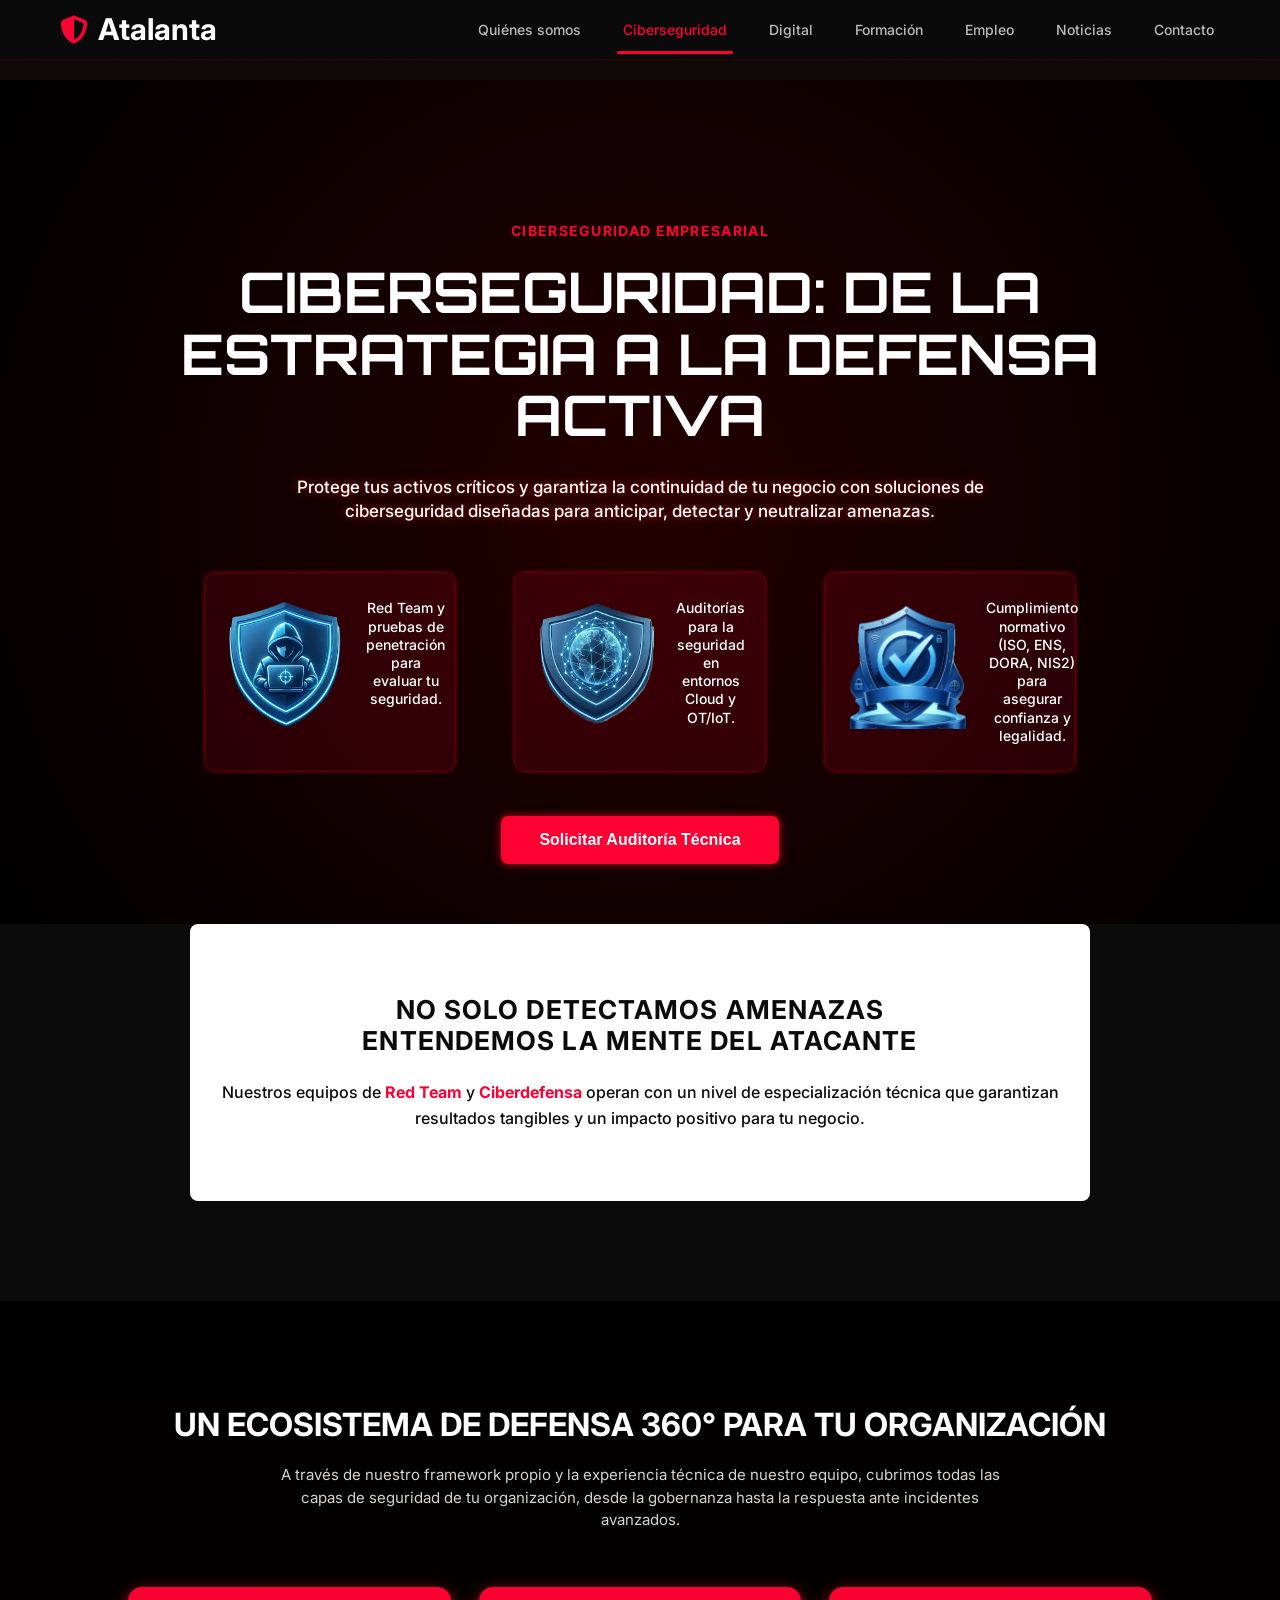
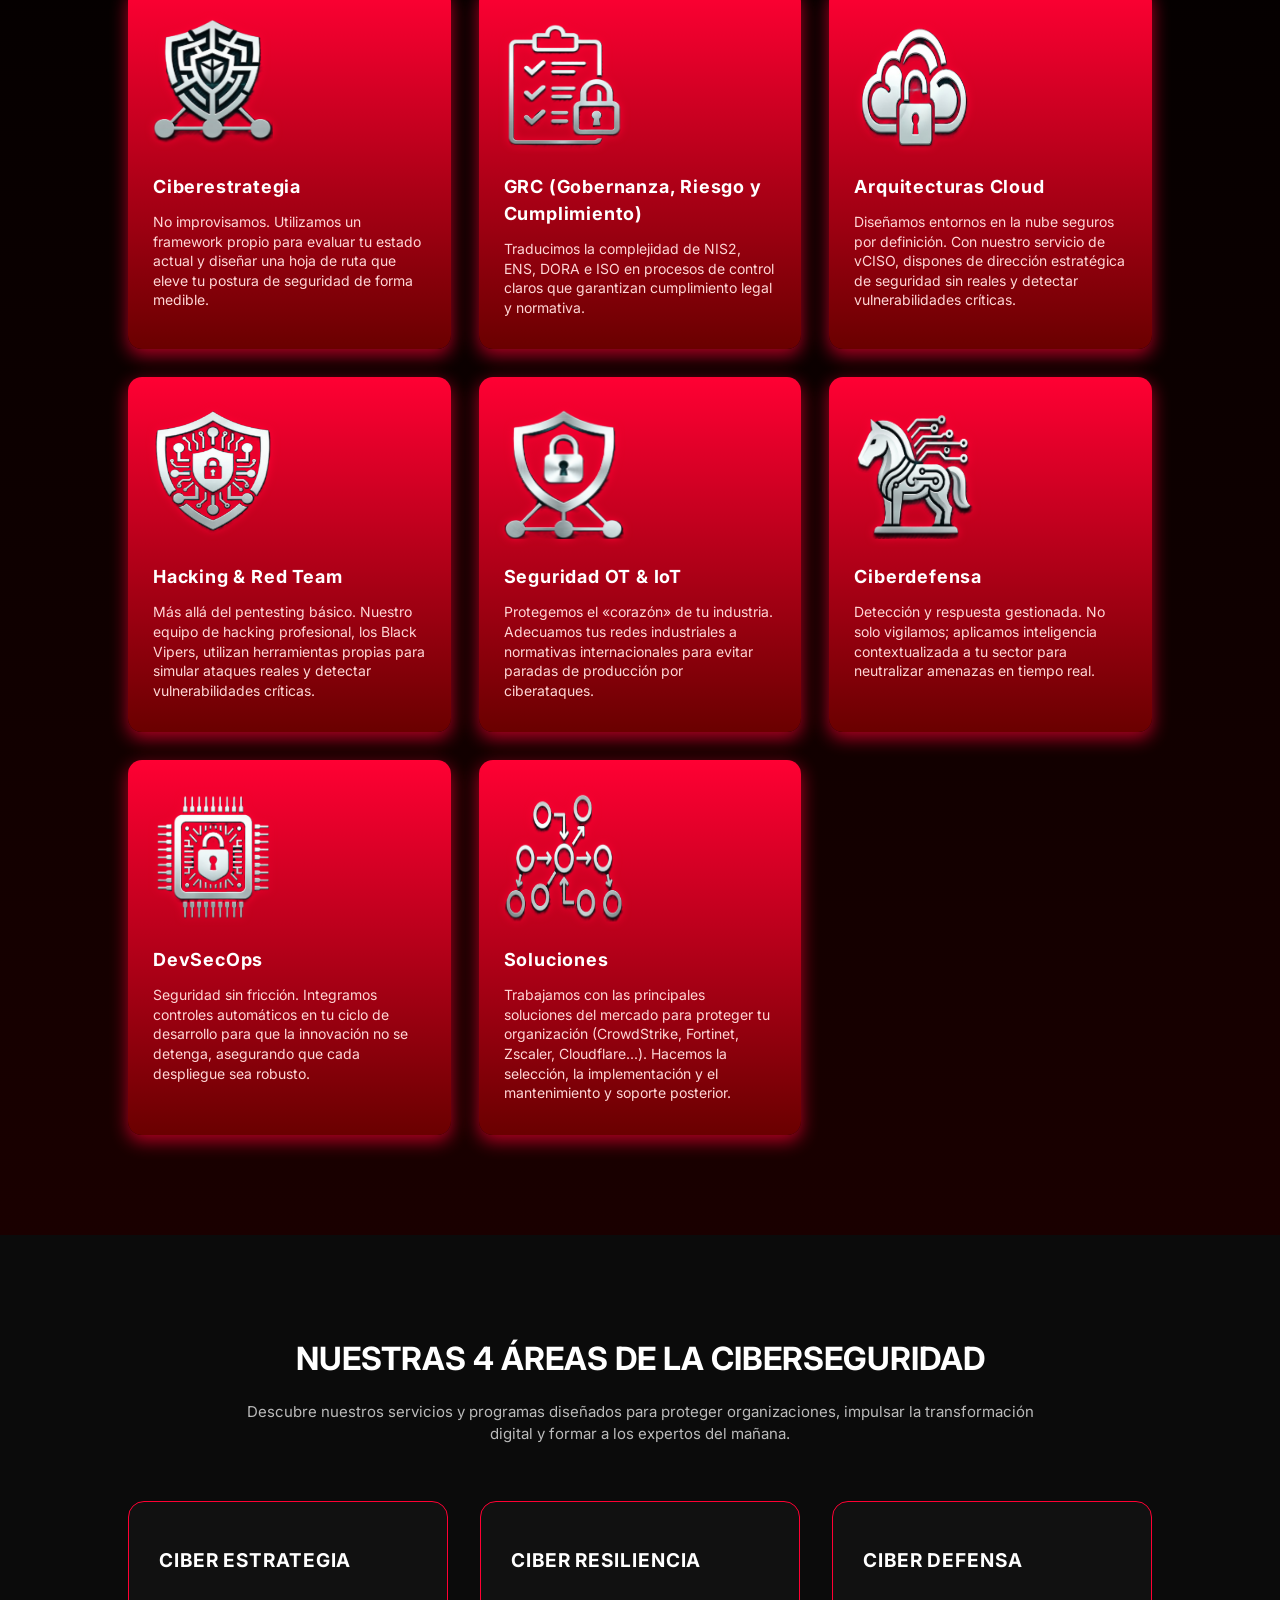
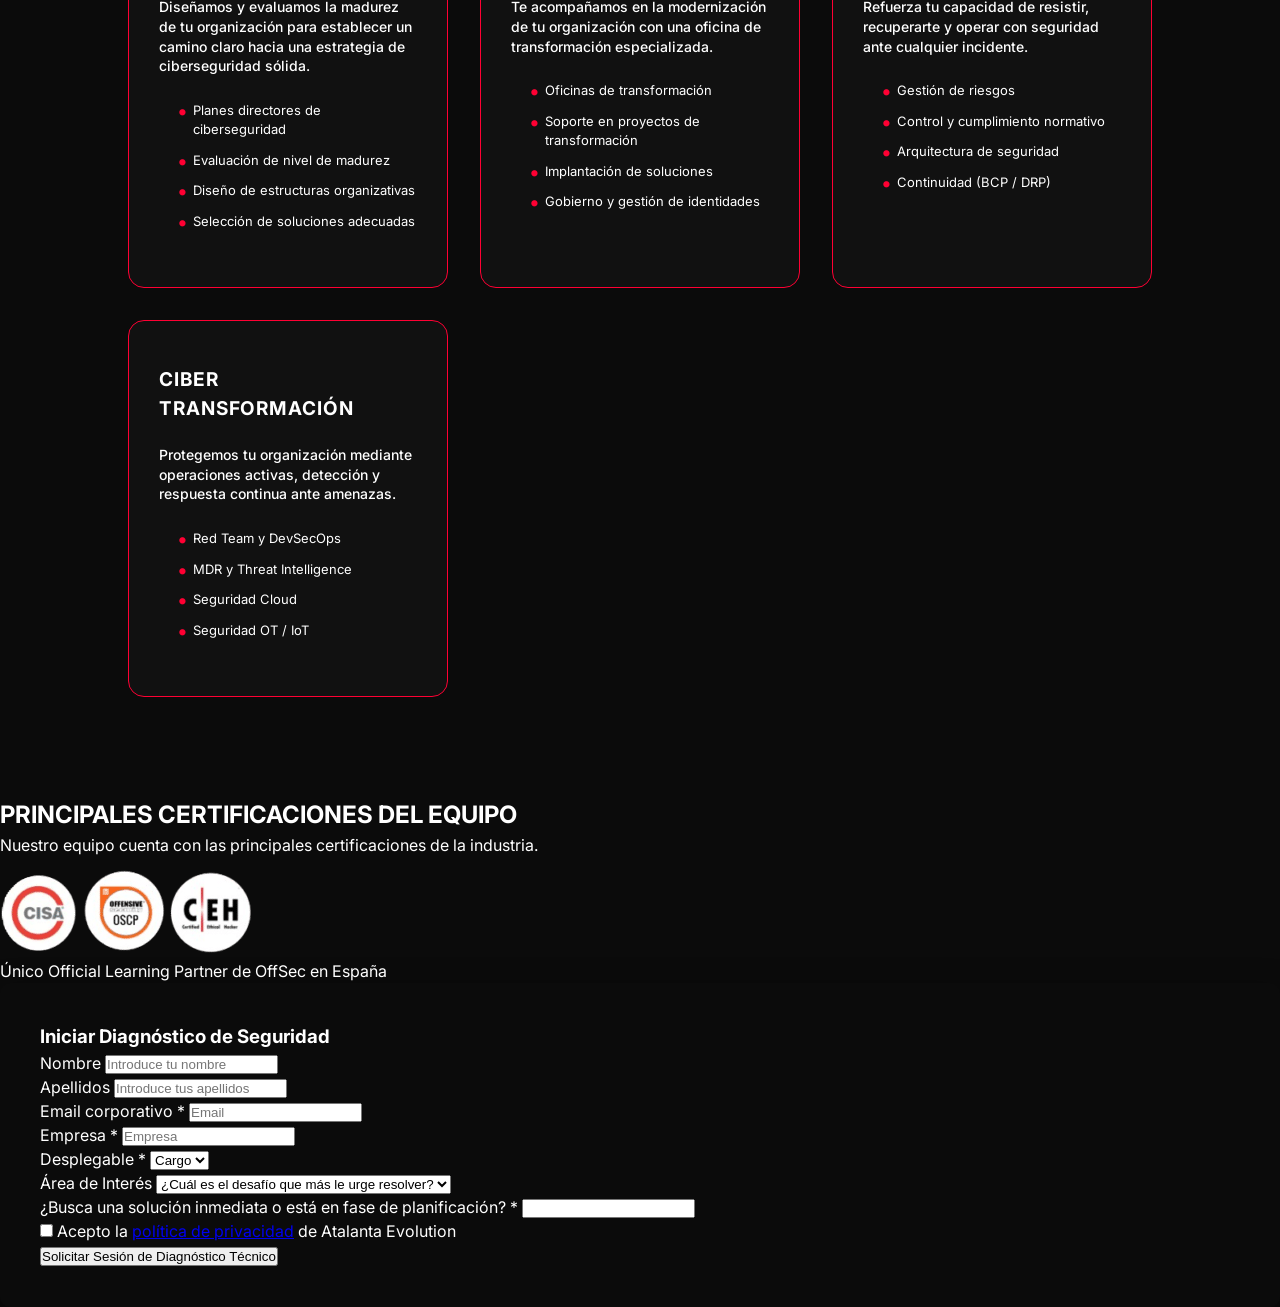
<file: Ciberseguridad.html>
<!DOCTYPE html>
<html lang="es">
<head>
    <meta charset="UTF-8">
    <meta name="viewport" content="width=device-width, initial-scale=1">
    <title>Atalanta - Ciberseguridad Empresarial</title>
    <link href="https://fonts.googleapis.com/css2?family=Orbitron:wght@700&family=Inter:wght@400;600&display=swap" rel="stylesheet"/>
    <link rel="stylesheet" href="https://cdnjs.cloudflare.com/ajax/libs/font-awesome/6.5.0/css/all.min.css"/>
    <link rel="stylesheet" href="./CSS/stylesCiber.css"/>
</head>
<body>
    <header>
        <div class="logo">
            <i class="fa-solid fa-shield-halved"></i> Atalanta
        </div>
        <nav>
            <ul>
                <li>Quiénes somos</li>
                <li class="active">Ciberseguridad</li>
                <li>Digital</li>
                <li>Formación</li>
                <li>Empleo</li>
                <li>Noticias</li>
                <li>Contacto</li>
            </ul>
        </nav>
    </header>
    <div id="background-circuit"></div>
    <main>
        <section class="hero">
            <p class="tag">CIBERSEGURIDAD EMPRESARIAL</p>
            <h1>
                CIBERSEGURIDAD: DE LA <br/>ESTRATEGIA A LA DEFENSA <br/>ACTIVA
            </h1>
            <p class="hero-description">
                Protege tus activos críticos y garantiza la continuidad de tu negocio con soluciones de ciberseguridad diseñadas para anticipar, detectar y neutralizar amenazas.
            </p>
            <div class="features">
                <div class="feature">
                    <img src="./images/logo1.png" alt="Red Team Icon"/>
                    <p>Red Team y pruebas de penetración para evaluar tu seguridad.</p>
                </div>
                <div class="feature">
                    <img src="images/logo2.png" alt="Auditoría Icon"/>
                    <p>Auditorías para la seguridad en entornos Cloud y OT/IoT.</p>
                </div>
                <div class="feature">
                    <img src="./images/logo3.png" alt="Cumplimiento Icon"/>
                    <p>
                        Cumplimiento normativo (ISO, ENS, DORA, NIS2) para asegurar confianza y legalidad.
                    </p>
                </div>
            </div>
            <button class="cta">Solicitar Auditoría Técnica</button>
        </section>
        <section class="statement">
            <h2>
                NO SOLO DETECTAMOS AMENAZAS <br/>ENTENDEMOS LA MENTE DEL ATACANTE
            </h2>
            <p>
                Nuestros equipos de <strong>Red Team</strong> y <strong>Ciberdefensa</strong> operan con un nivel de especialización técnica que garantizan resultados tangibles y un impacto positivo para tu negocio.
            </p>
        </section>
        <section class="ecosystem">
            <h2>Un ecosistema de defensa 360° para tu organización</h2>
            <p class="ecosystem-subtitle">
                A través de nuestro framework propio y la experiencia técnica de nuestro equipo, cubrimos todas las capas de seguridad de tu organización, desde la gobernanza hasta la respuesta ante incidentes avanzados.
            </p>
            <div class="cards">
                <article class="card">
                    <img src="./images/logo5.png" alt="Icono Ciberestrategia"/>
                    <h3>Ciberestrategia</h3>
                    <p>
                        No improvisamos. Utilizamos un framework propio para evaluar tu estado actual y diseñar una hoja de ruta que eleve tu postura de seguridad de forma medible.
                    </p>
                </article>
                <article class="card">
                    <img src="./images/logo8.png" alt="Icono GRC"/>
                    <h3>GRC (Gobernanza, Riesgo y Cumplimiento)</h3>
                    <p>
                        Traducimos la complejidad de NIS2, ENS, DORA e ISO en procesos de control claros que garantizan cumplimiento legal y normativa.
                    </p>
                </article>
                <article class="card">
                    <img src="./images/logo4.png" alt="Icono Arquitecturas Cloud"/>
                    <h3>Arquitecturas Cloud</h3>
                    <p>
                        Diseñamos entornos en la nube seguros por definición. Con nuestro servicio de vCISO, dispones de dirección estratégica de seguridad sin reales y detectar vulnerabilidades críticas.
                    </p>
                </article>
                <article class="card">
                    <img src="./images/logo9.png" alt="Icono Hacking & Red Team"/>
                    <h3>Hacking & Red Team</h3>
                    <p>
                        Más allá del pentesting básico. Nuestro equipo de hacking profesional, los Black Vipers, utilizan herramientas propias para simular ataques reales y detectar vulnerabilidades críticas.
                    </p>
                </article>
                <article class="card">
                    <img src="./images/logo6.png" alt="Icono Seguridad OT & IoT"/>
                    <h3>Seguridad OT & IoT</h3>
                    <p>
                        Protegemos el «corazón» de tu industria. Adecuamos tus redes industriales a normativas internacionales para evitar paradas de producción por ciberataques.
                    </p>
                </article>
                <article class="card">
                    <img src="./images/logo11.png" alt="Icono Ciberdefensa" />
                    <h3>Ciberdefensa</h3>
                    <p>
                        Detección y respuesta gestionada. No solo vigilamos; aplicamos inteligencia contextualizada a tu sector para neutralizar amenazas en tiempo real.
                    </p>
                </article>
                <article class="card">
                    <img src="./images/logo12.png" alt="Icono DevSecOps" />
                    <h3>DevSecOps</h3>
                    <p>
                        Seguridad sin fricción. Integramos controles automáticos en tu ciclo de desarrollo para que la innovación no se detenga, asegurando que cada despliegue sea robusto.
                    </p>
                </article>
                <article class="card">
                    <img src="./images/logo10.png" alt="Icono Soluciones"/>
                    <h3>Soluciones</h3>
                    <p>
                        Trabajamos con las principales soluciones del mercado para proteger tu organización (CrowdStrike, Fortinet, Zscaler, Cloudflare...). Hacemos la selección, la implementación y el mantenimiento y soporte posterior.
                    </p>
                </article>
            </div>
        </section>
        <section class="areas">
             <h2>NUESTRAS 4 ÁREAS DE LA CIBERSEGURIDAD</h2>
             <p class="areas-description">
                Descubre nuestros servicios y programas diseñados para proteger organizaciones, impulsar la transformación digital y formar a los expertos del mañana.
            </p>
            <div class="areas-grid">
                <article class="area">
                    <h3>CIBER ESTRATEGIA</h3>
                    <p>
                        Diseñamos y evaluamos la madurez de tu organización para establecer un camino claro hacia una estrategia de ciberseguridad sólida.
                    </p>
                    <ul>
                        <li>Planes directores de ciberseguridad</li>
                        <li>Evaluación de nivel de madurez</li>
                        <li>Diseño de estructuras organizativas</li>
                        <li>Selección de soluciones adecuadas</li>
                    </ul>
                </article>
                <article class="area">
                    <h3>CIBER RESILIENCIA</h3>
                    <p>
                        Te acompañamos en la modernización de tu organización con una oficina de transformación especializada.
                    </p>
                     <ul>
                        <li>Oficinas de transformación</li>
                        <li>Soporte en proyectos de transformación</li>
                        <li>Implantación de soluciones</li>
                        <li>Gobierno y gestión de identidades</li>
                    </ul>
                </article>
                <article class="area">
                    <h3>CIBER DEFENSA</h3>
                    <p>
                        Refuerza tu capacidad de resistir, recuperarte y operar con seguridad ante cualquier incidente.
                    </p>
                    <ul>
                        <li>Gestión de riesgos</li>
                        <li>Control y cumplimiento normativo</li>
                        <li>Arquitectura de seguridad</li>
                        <li>Continuidad (BCP / DRP)</li>
                    </ul>
                </article>
                <article class="area">
                    <h3>CIBER TRANSFORMACIÓN</h3>
                    <p>
                        Protegemos tu organización mediante operaciones activas, detección y respuesta continua ante amenazas.
                    </p>
                    <ul>
                        <li>Red Team y DevSecOps</li>
                        <li>MDR y Threat Intelligence</li>
                        <li>Seguridad Cloud</li>
                        <li>Seguridad OT / IoT</li>
                    </ul>
                </article>
            </div>
        </section>
        <section class="certifications">
            <h2>PRINCIPALES CERTIFICACIONES DEL EQUIPO</h2>
            <p class="certifications-sub">
                Nuestro equipo cuenta con las principales certificaciones de la industria.
            </p>
            <div class="certifications-grid">
                <img src="./images/logo13.png" alt="CISA">
                <img src="./images/logo14.png" alt="OSCP">
                <img src="./images/logo15.png" alt="CEH">
                <img src="./images/logo16.png" alt="Security+">
                <img src="./images/logo17.png" alt="CISSP">
                <img src="./images/logo18.png" alt="CRT">
                <img src="./images/logo19.png" alt="CPSA">
                <img src="./images/logo20.png" alt="CCNA">
                <img src="./images/logo21.png" alt="OSWP">
                <img src="./images/logo22.png" alt="ICSI">
                <img src="./images/logo23.png" alt="CHFI">
                <img src="./images/logo24.png" alt="Pentest+">
                <img src="./images/logo25.png" alt="Pentest+">
                <img src="./images/logo26.png" alt="Pentest+">
            </div>
            <p class="certifications-footer">
                Único Official Learning Partner de OffSec en España
            </p>
        </section>
        <div class="columna-formulario">
            <div class="tarjeta-formulario">
                <h3>Iniciar Diagnóstico de Seguridad</h3>
                <form action="#">
                    <div class="fila-doble">
                        <div class="grupo-input">
                            <label>Nombre</label>
                            <input type="text" placeholder="Introduce tu nombre">
                        </div>
                        <div class="grupo-input">
                            <label>Apellidos</label>
                            <input type="text" placeholder="Introduce tus apellidos">
                        </div>
                    </div>
                    <div class="grupo-input">
                        <label>Email corporativo *</label>
                        <input type="email" placeholder="Email">
                    </div>
                    <div class="grupo-input">
                        <label>Empresa *</label>
                        <input type="text" placeholder="Empresa">
                    </div>
                    <div class="grupo-input">
                        <label>Desplegable *</label>
                        <select>
                            <option>Cargo</option>
                        </select>
                    </div>
                    <div class="grupo-input">
                        <label>Área de Interés</label>
                        <select>
                            <option>¿Cuál es el desafío que más le urge resolver?</option>
                        </select>
                    </div>
                    <div class="grupo-input">
                        <label>¿Busca una solución inmediata o está en fase de planificación? *</label>
                        <input type="text">
                    </div>
                    <div class="grupo-checkbox">
                        <input type="checkbox" id="privacidad">
                        <label for="privacidad">Acepto la <a href="#">política de privacidad</a> de Atalanta Evolution</label>
                    </div>
                    <button type="submit" class="boton-enviar">Solicitar Sesión de Diagnóstico Técnico</button>
                </form>
            </div>
    </main>
    <script src="./Js/scriptCiber.js"></script>
</body>
</html>
</file>
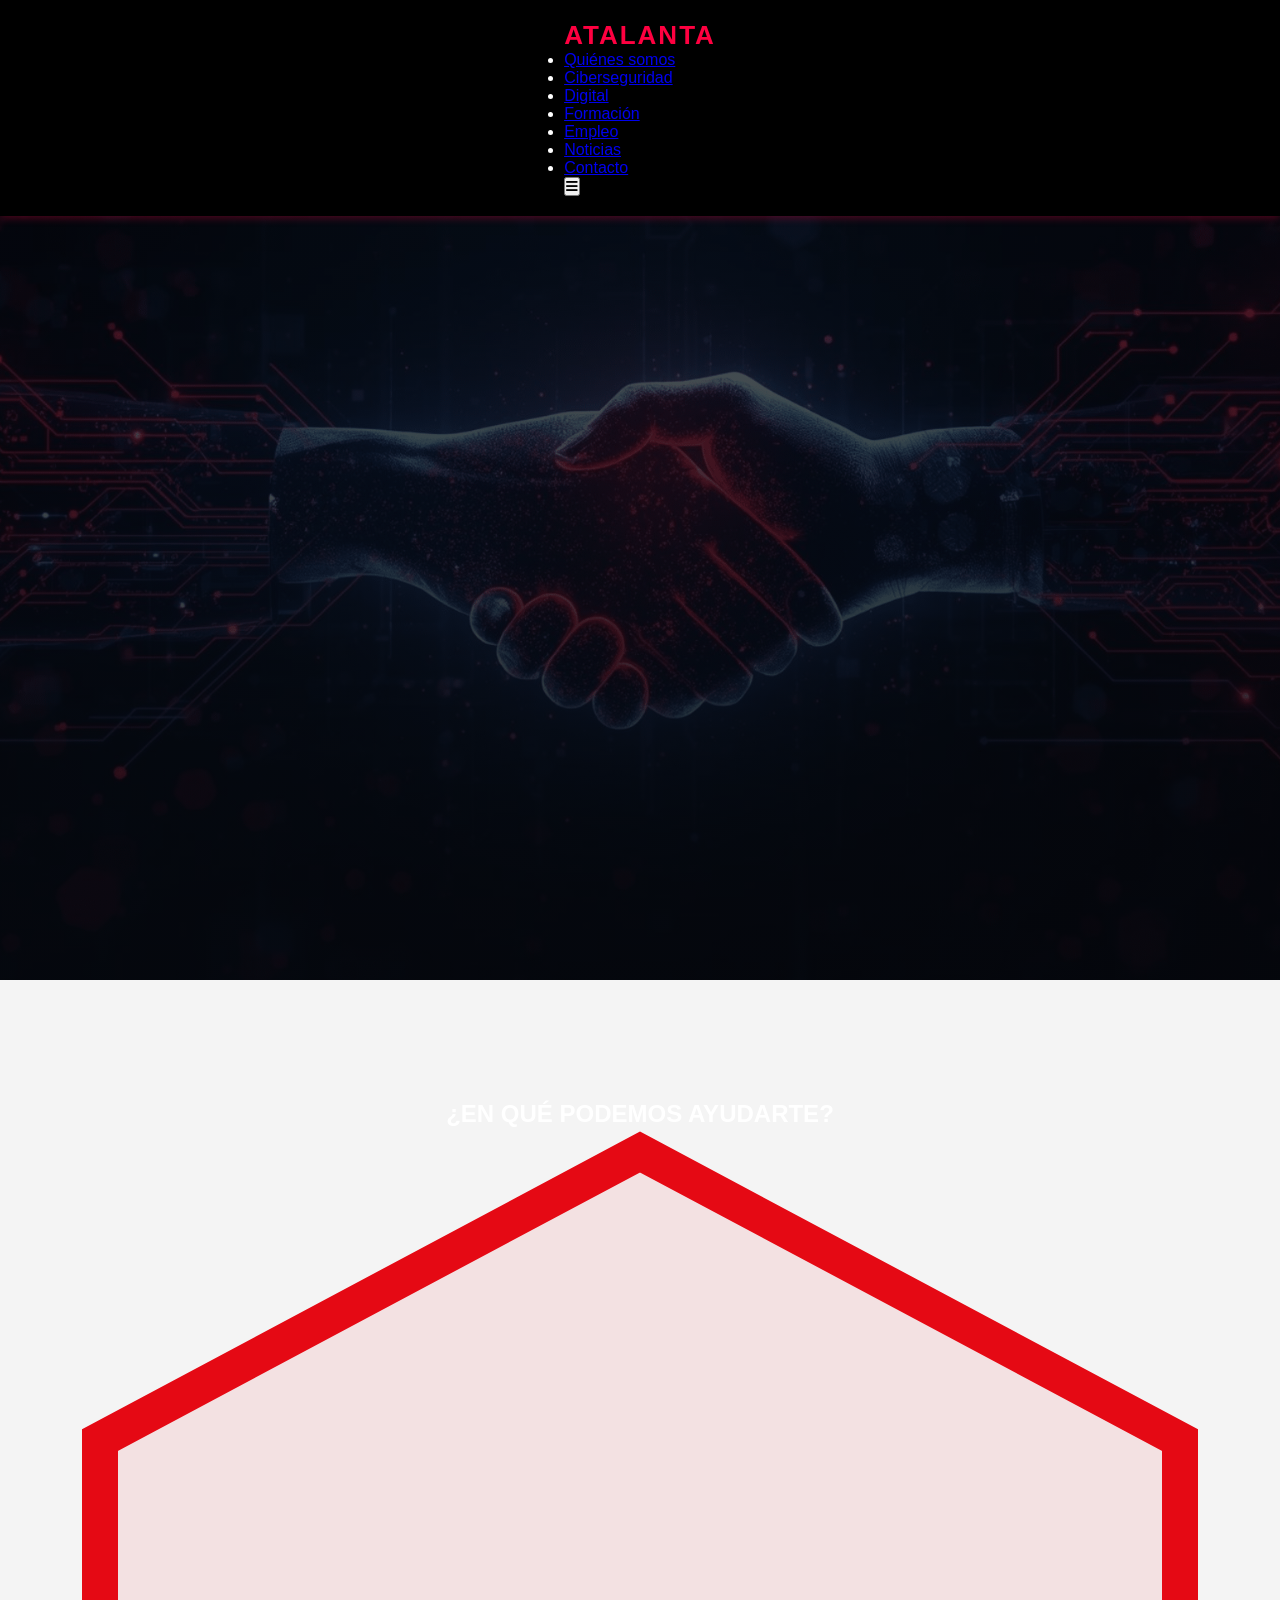
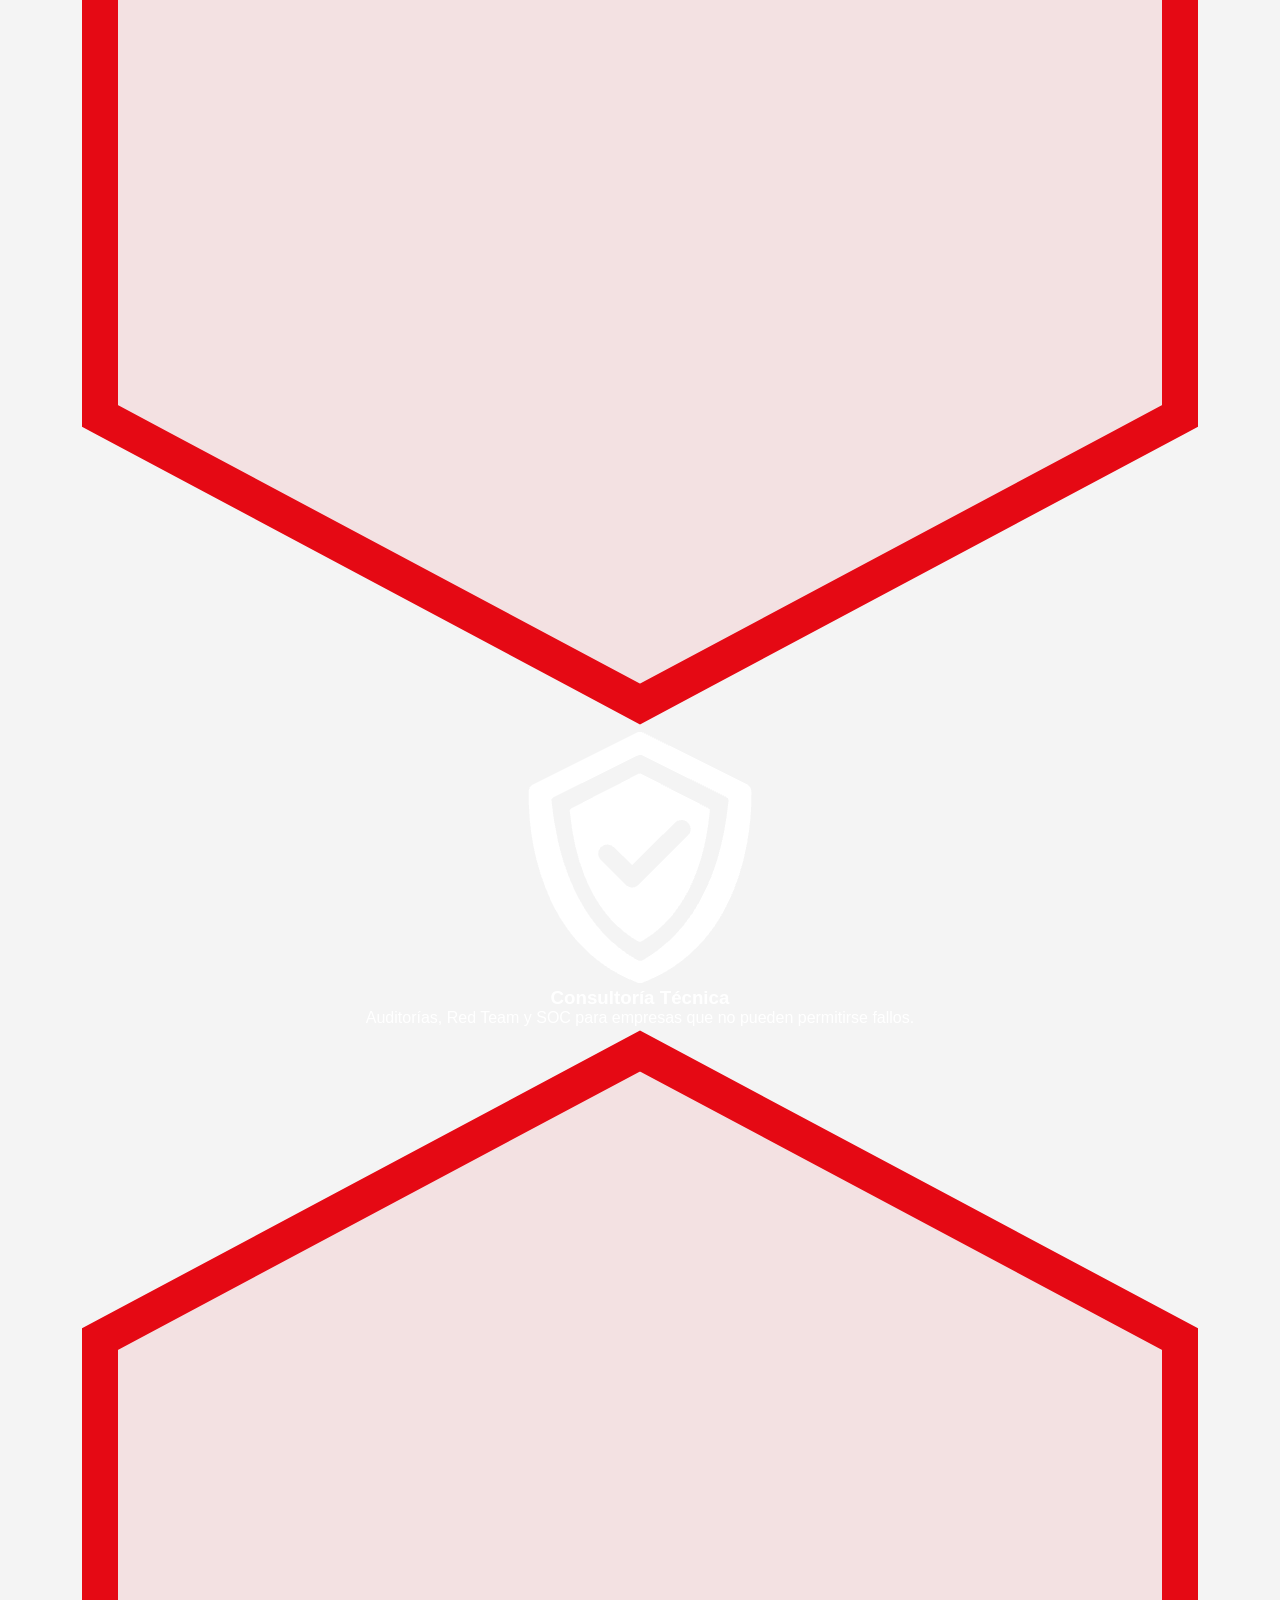
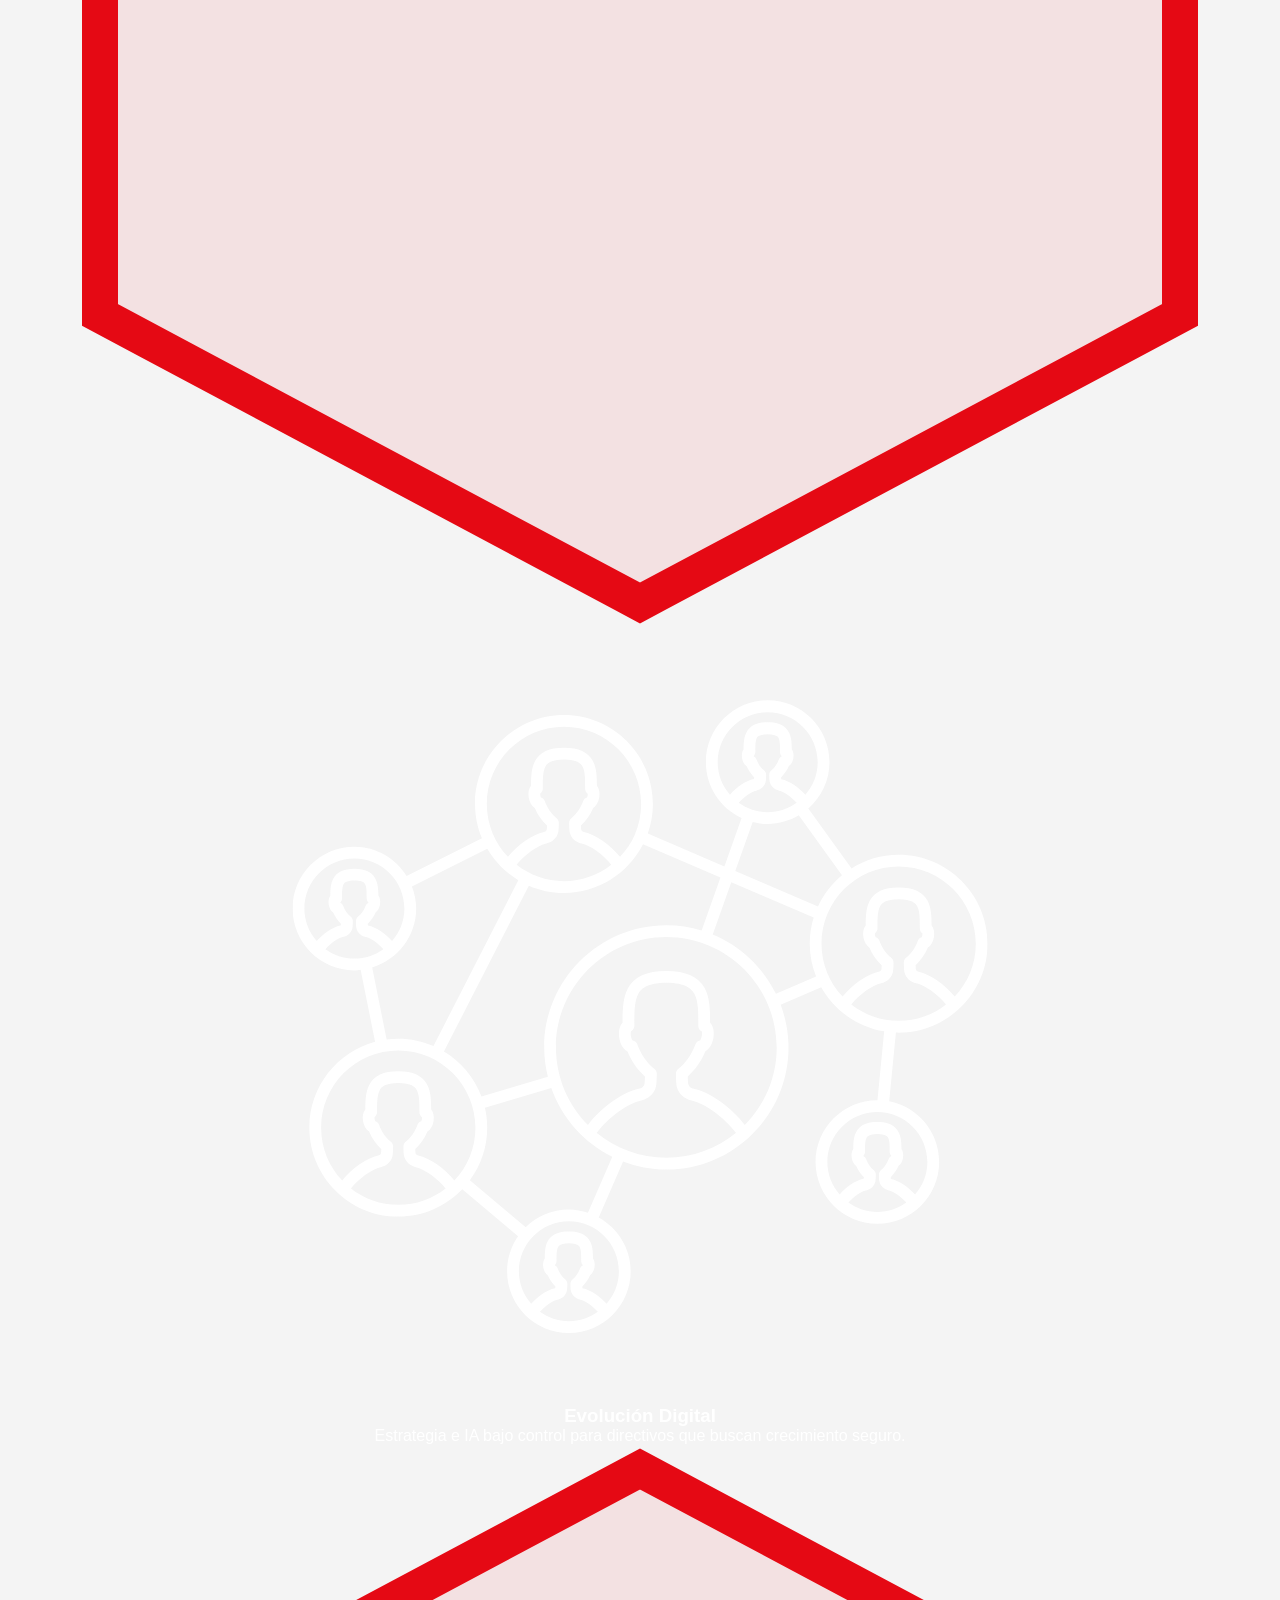
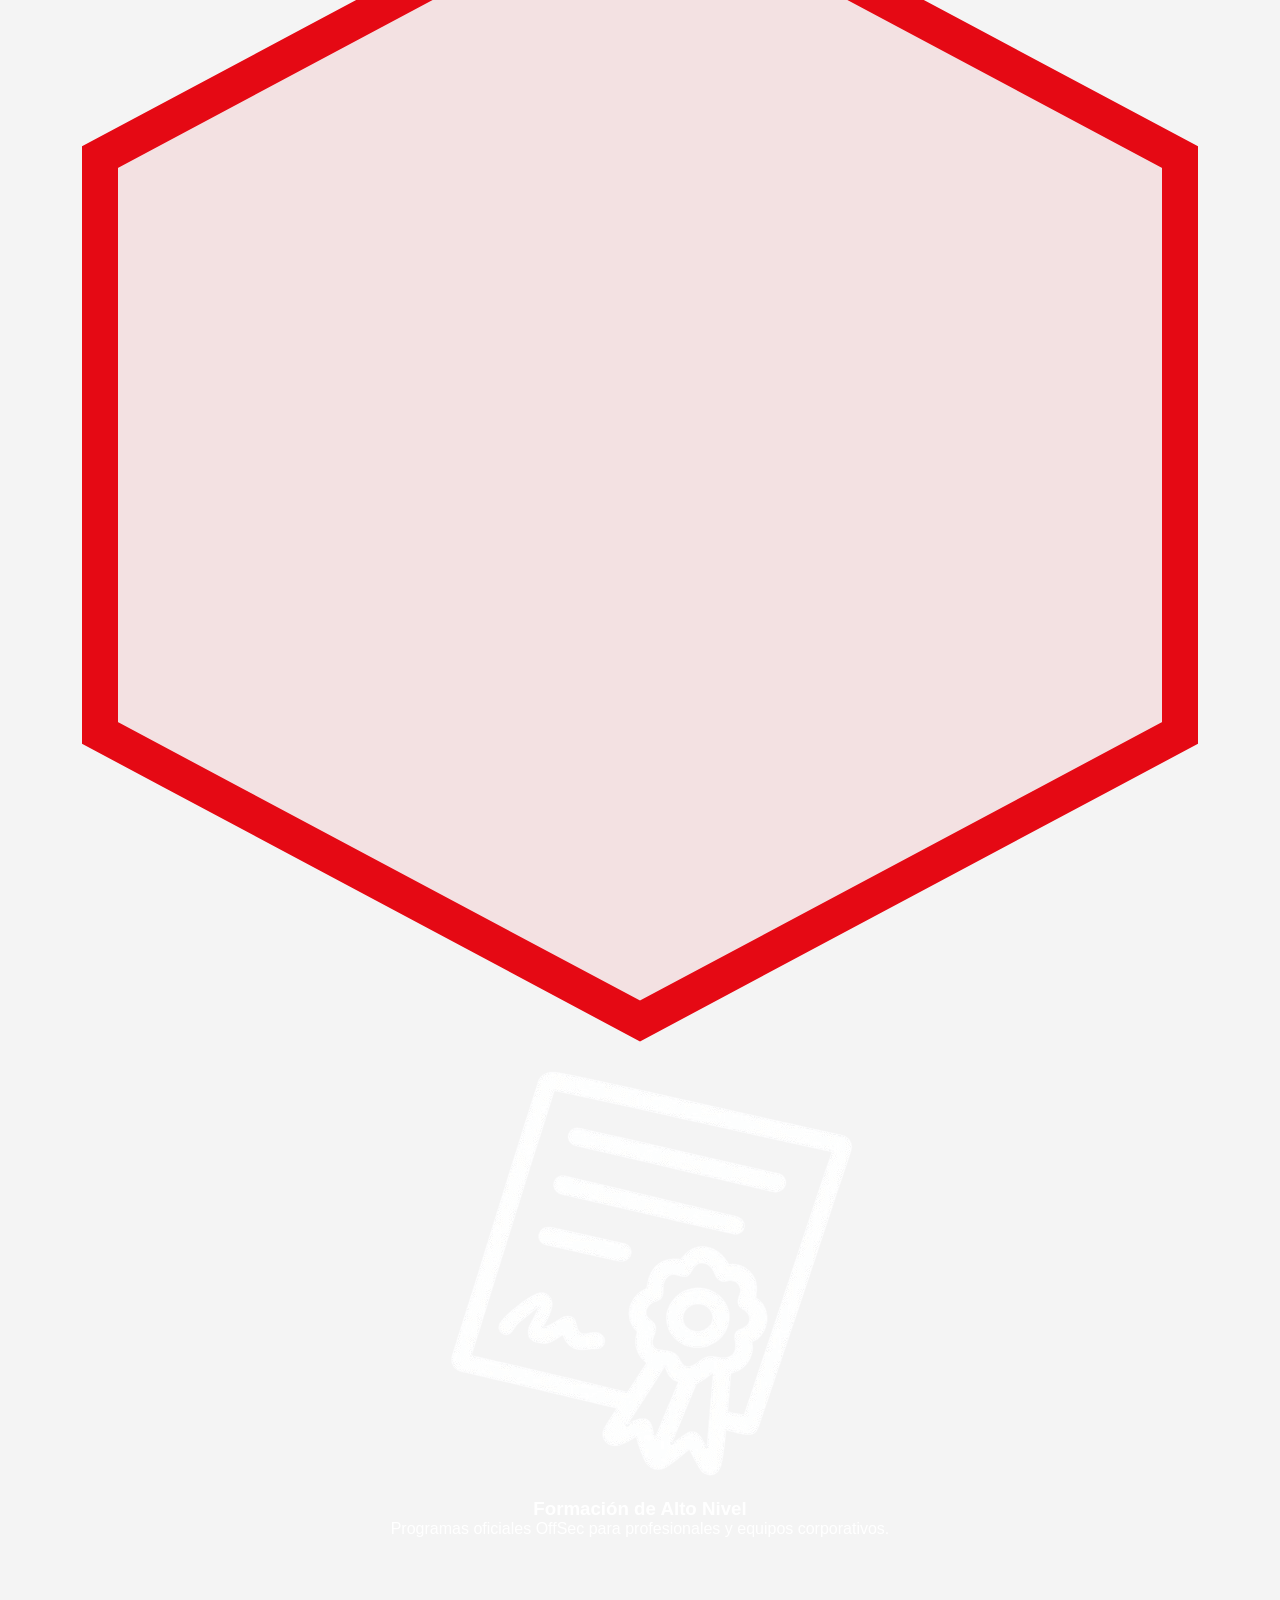
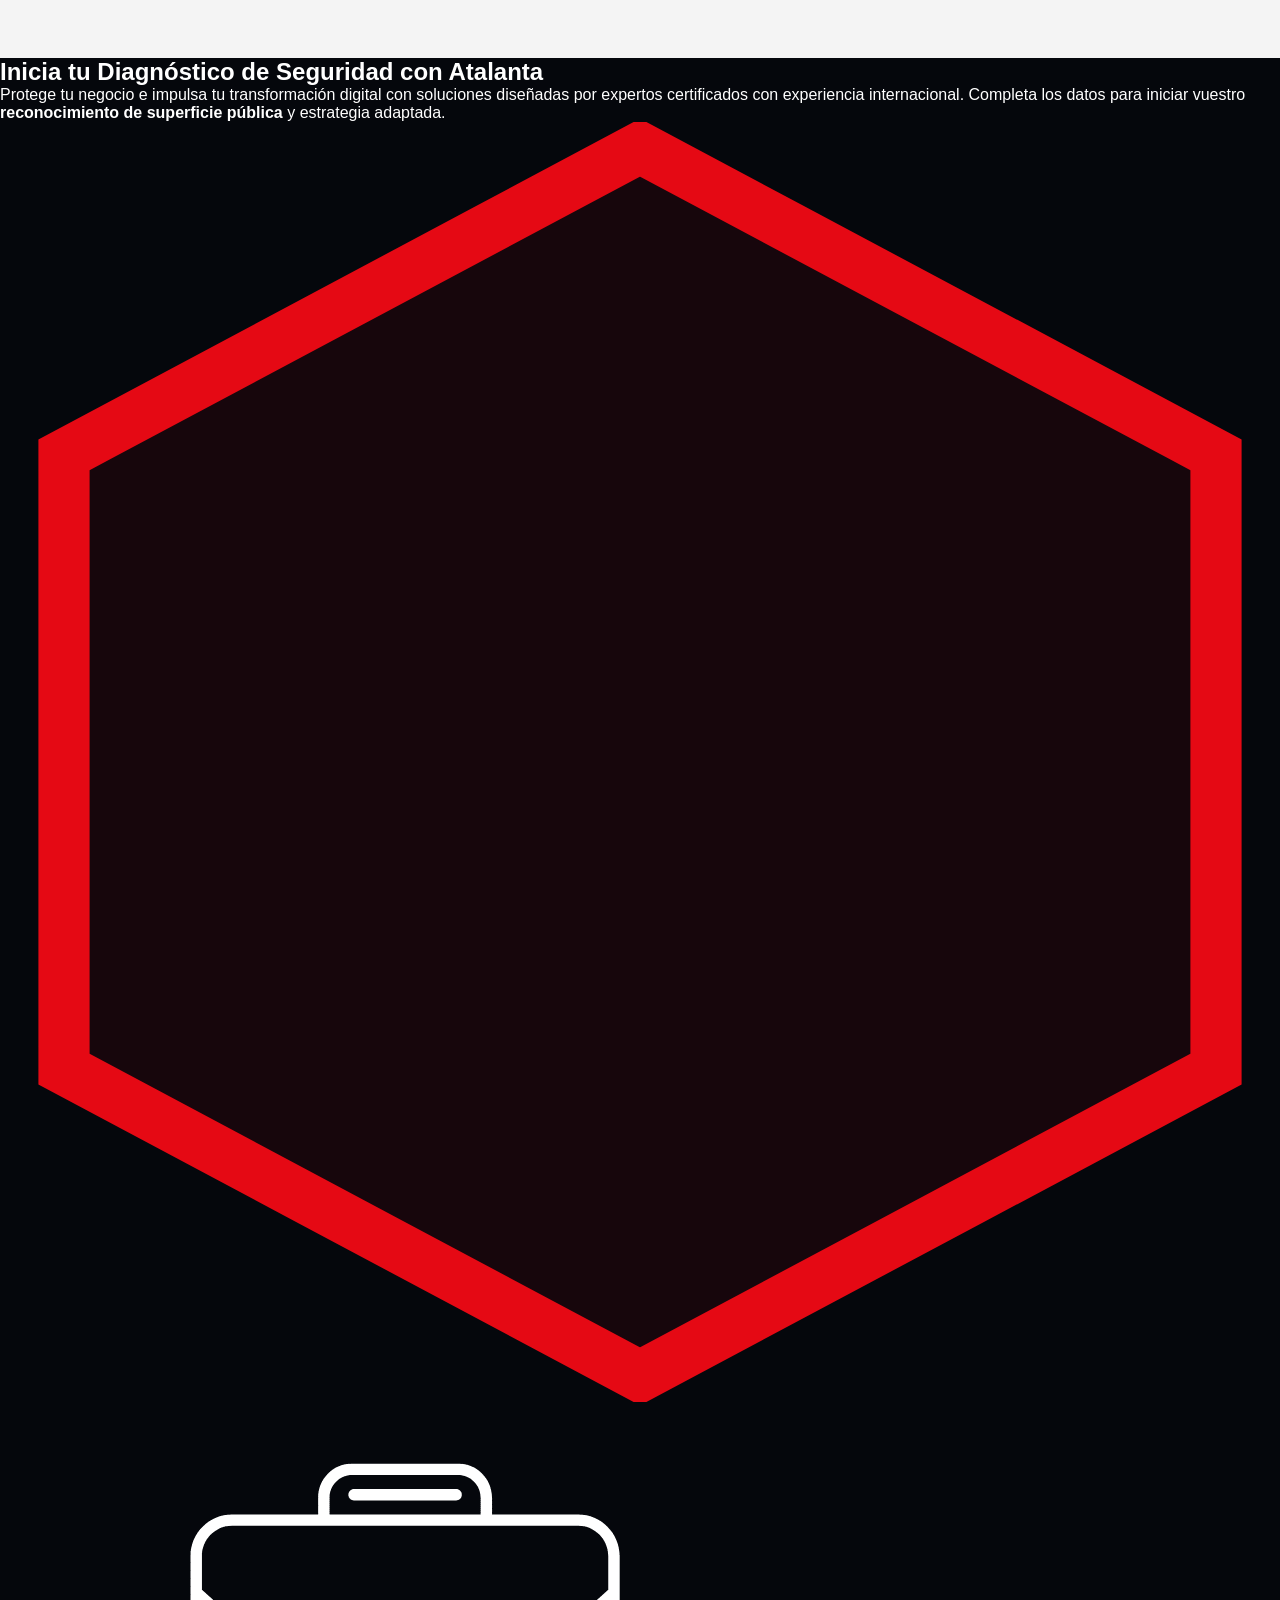
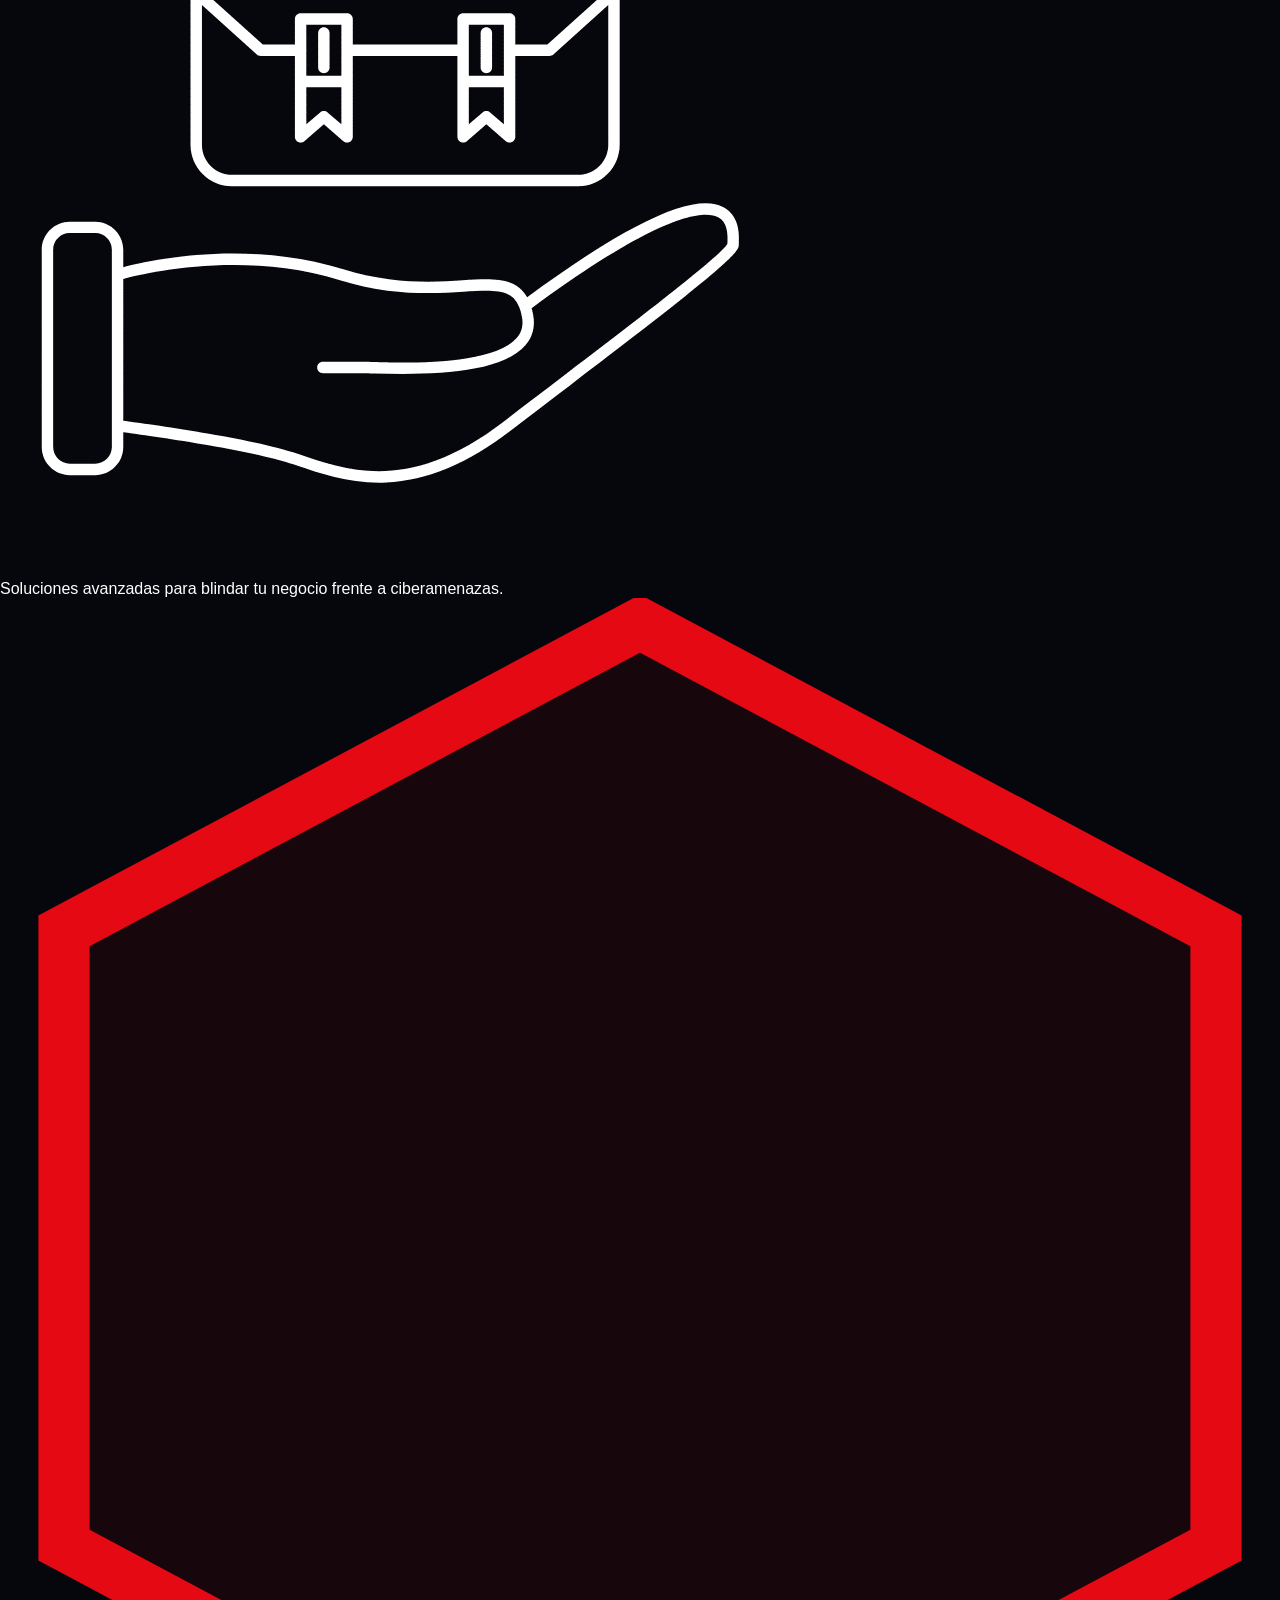
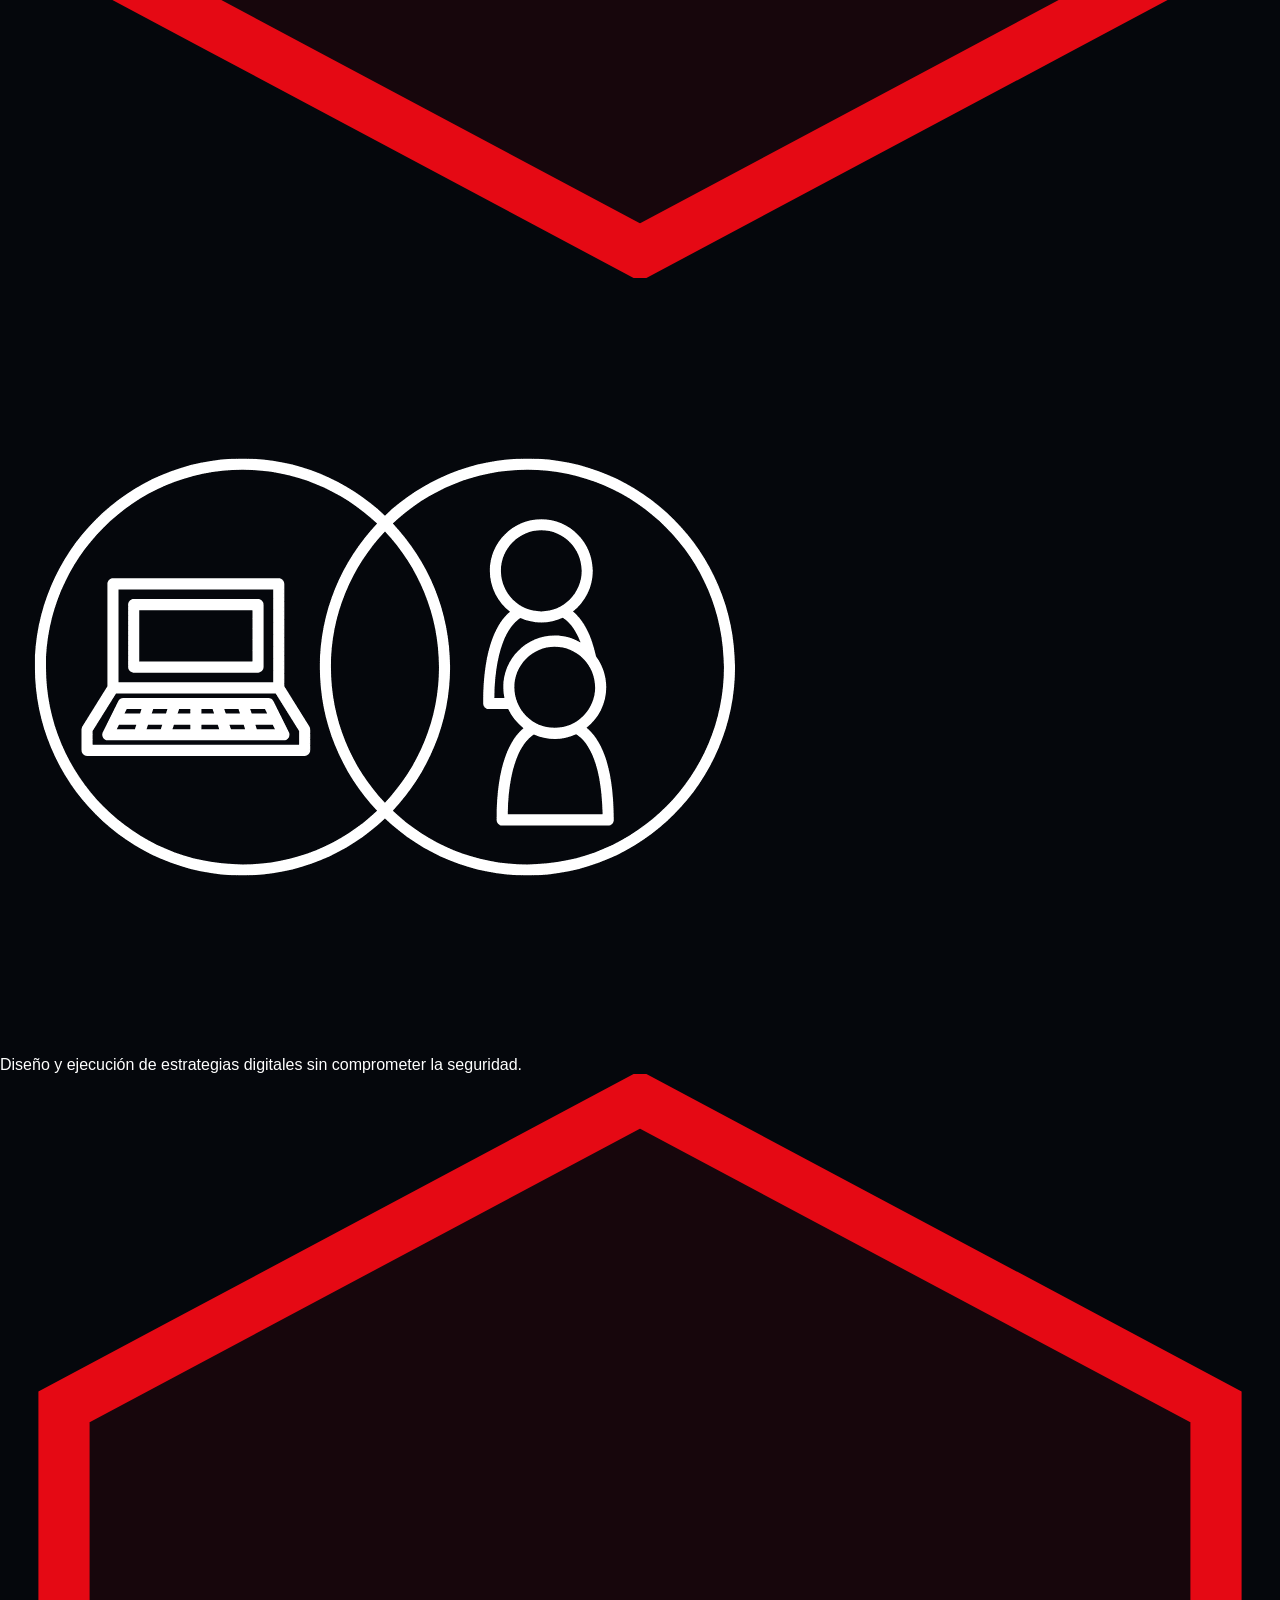
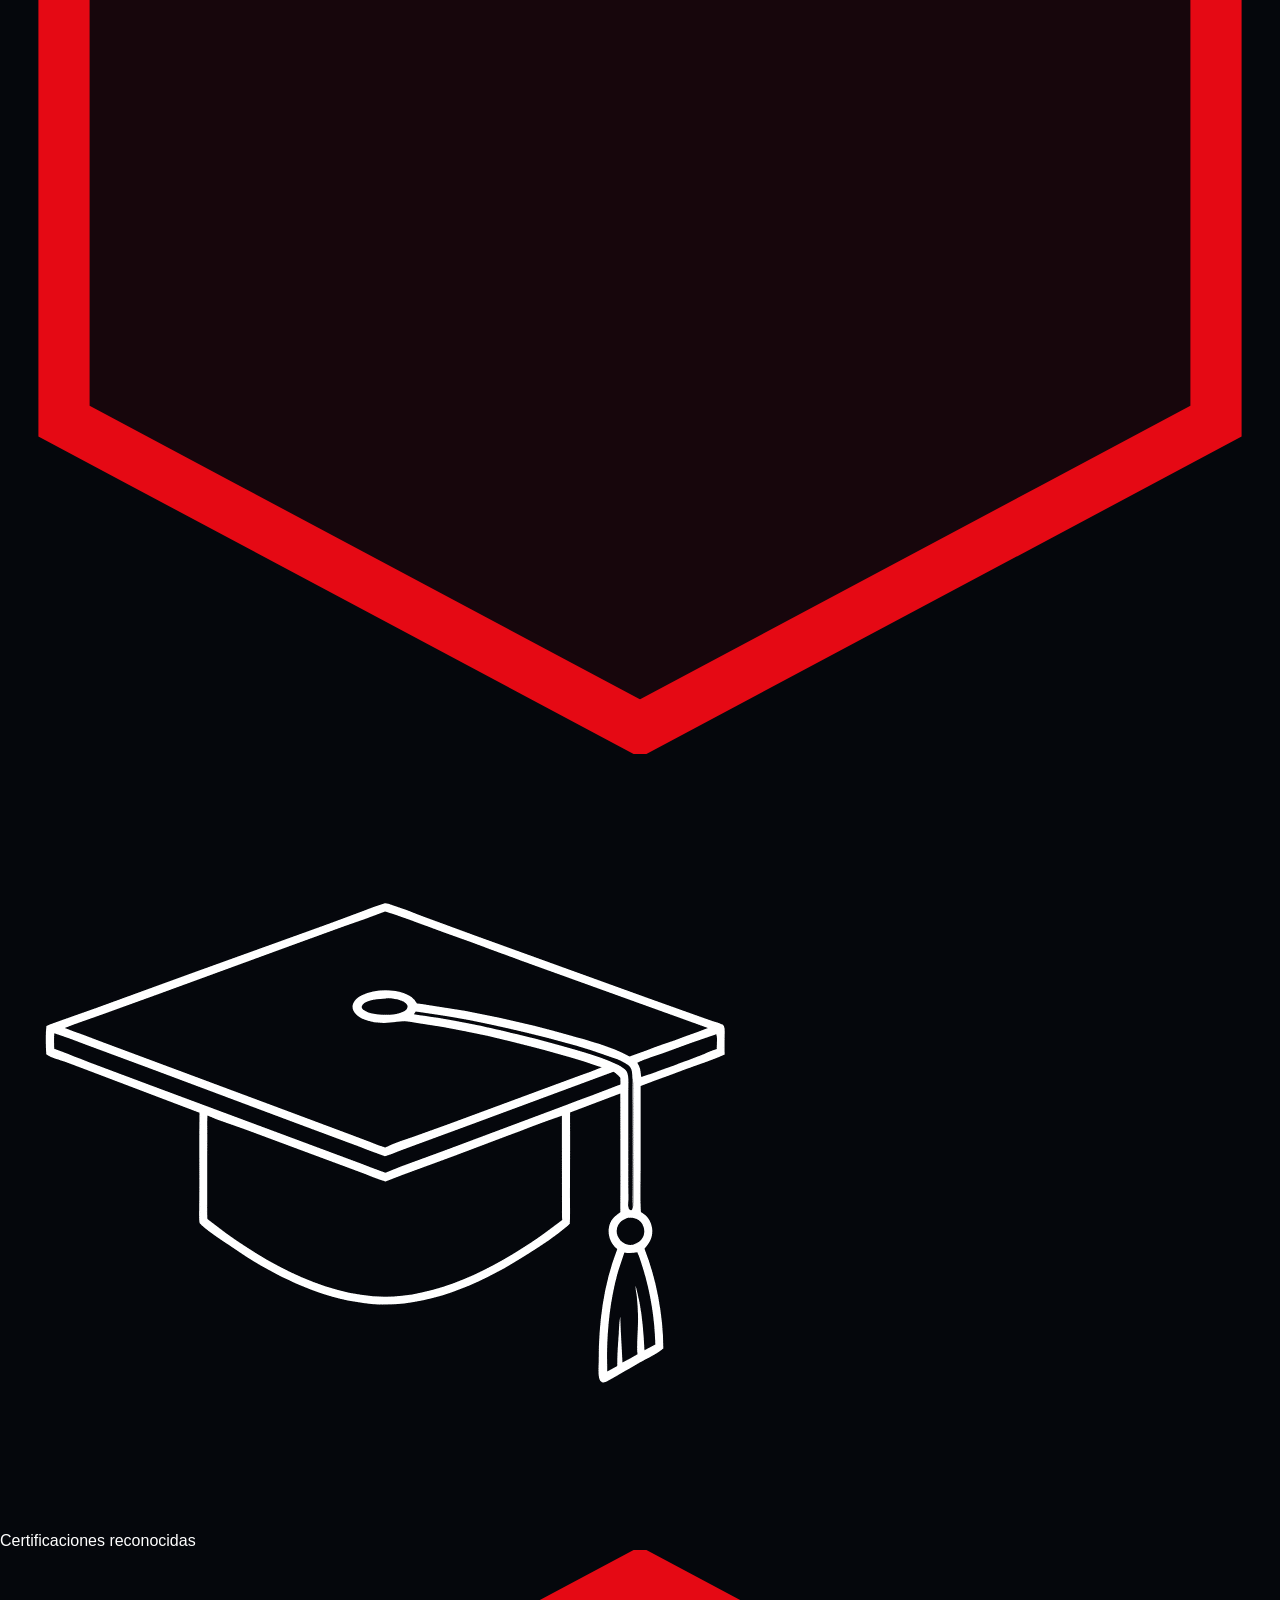
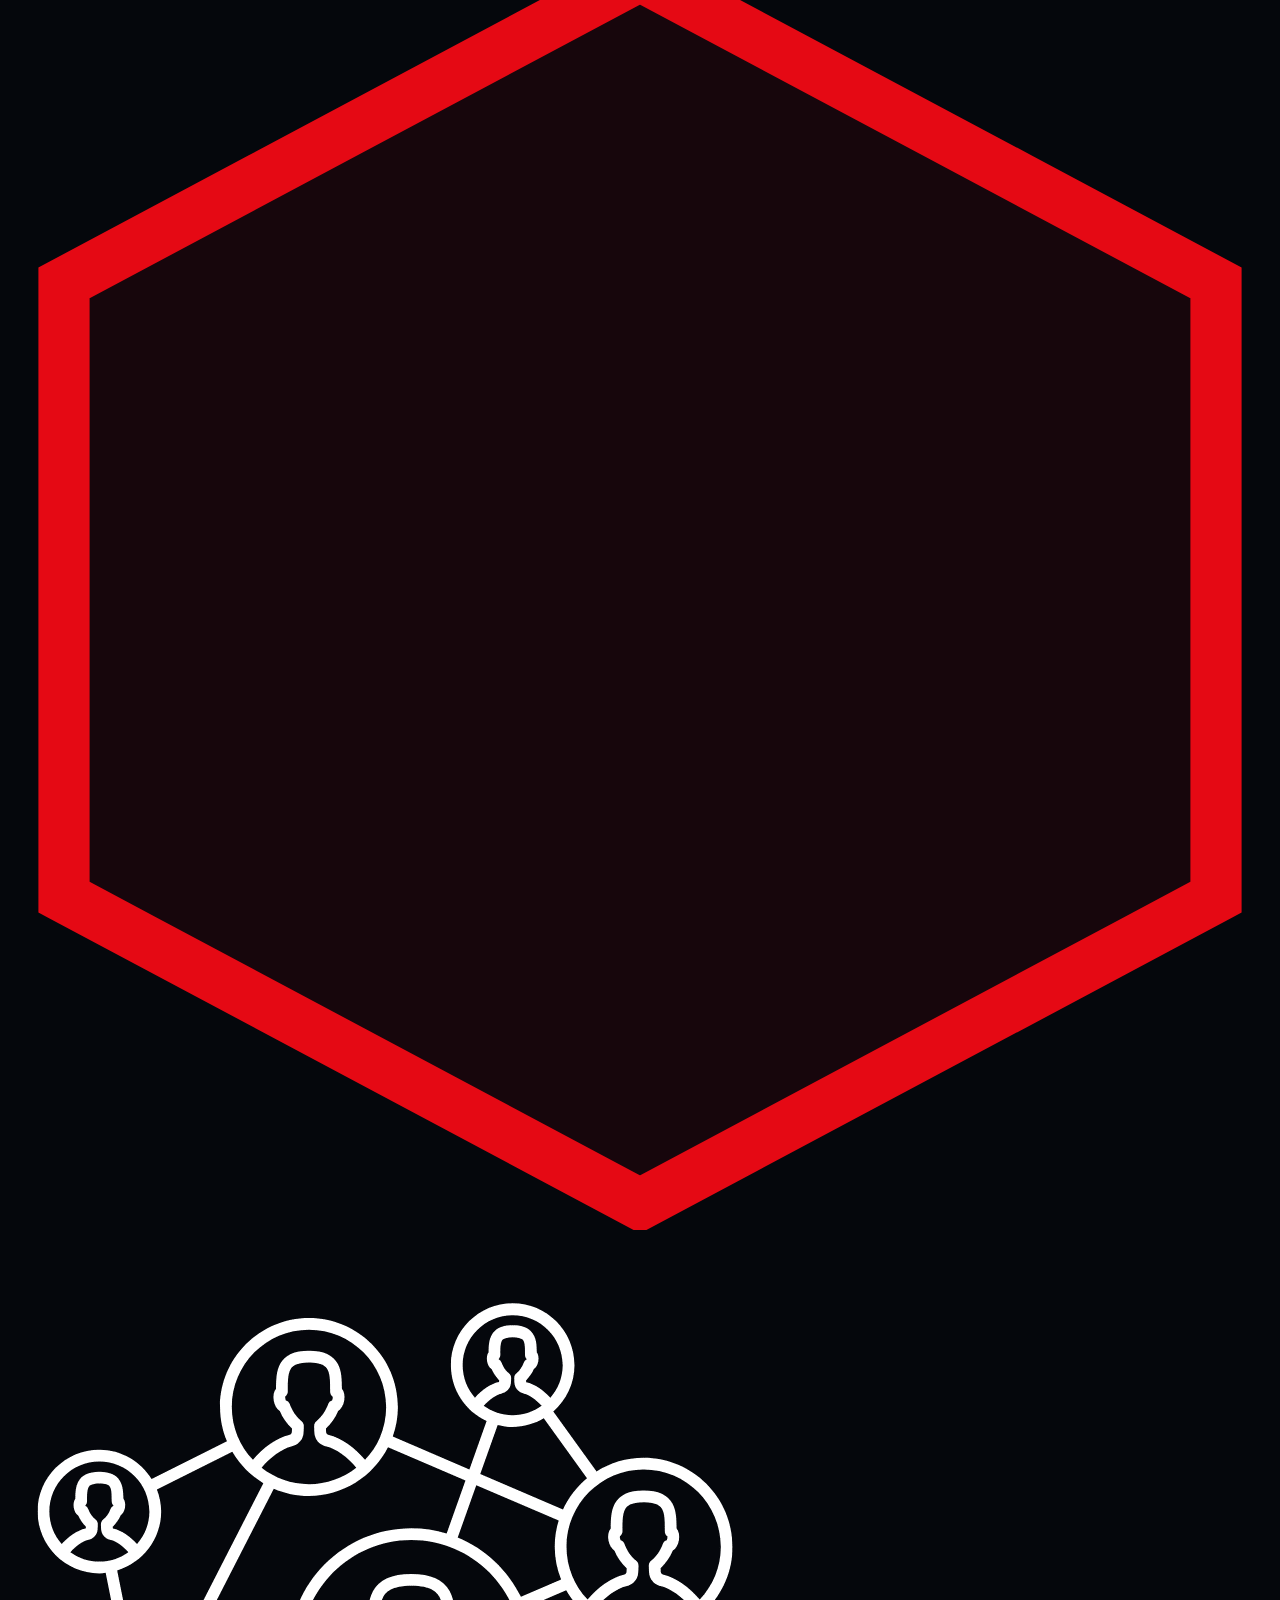
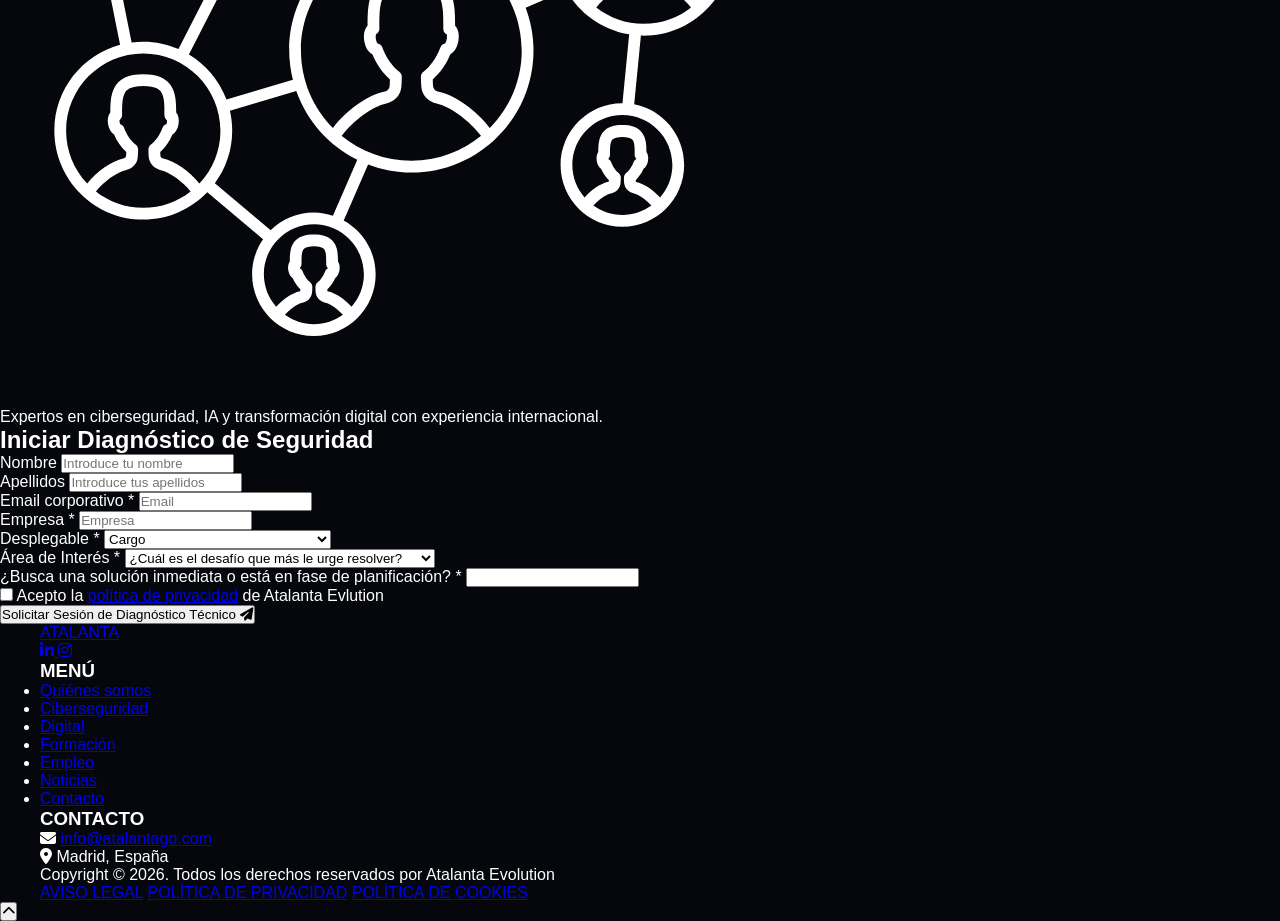
<file: Contactos.html>
<!DOCTYPE html>
<html lang="es">

<head>
  <meta charset="UTF-8">
  <meta name="viewport" content="width=device-width, initial-scale=1.0">
  <title>Contacto - Atalanta</title>
  <link rel="stylesheet" href="CSS/Contactos.css">
  <link rel="stylesheet" href="https://cdnjs.cloudflare.com/ajax/libs/font-awesome/6.5.0/css/all.min.css">
  <link href="https://fonts.googleapis.com/css2?family=Sora:wght@400;600;700;800&family=DM+Sans:wght@400;500;600&display=swap" rel="stylesheet">
</head>

<body>

  <!-- ==================== HEADER ==================== -->
  <header class="header">
    <div class="header-container">
      <div class="logo">
        <a href="#">ATALANTA</a>
      </div>
      <nav class="nav">
        <ul class="nav-list">
          <li><a href="Quienes_Somos.html">Quiénes somos</a></li>
          <li><a href="Ciberseguridad.html">Ciberseguridad</a></li>
          <li><a href="Digital.html">Digital</a></li>
          <li><a href="Formacion.html">Formación</a></li>
          <li><a href="Empleo.html">Empleo</a></li>
          <li><a href="Noticias.html">Noticias</a></li>
          <li><a href="Contactos.html" class="active">Contacto</a></li>
        </ul>
        <button class="mobile-menu-btn">
          <i class="fas fa-bars"></i>
        </button>
      </nav>
    </div>
  </header>


  <!-- ==================== HERO ==================== -->
  <section class="hero">
    <div class="hero-overlay"></div>
    <div class="hero-bg" style="background-image:url('images/contacto/background.png');"></div>

    <div class="hero-content">
      <p class="hero-subtitle anim-drop">CONTACTA CON NUESTROS EXPERTOS EN CIBERSEGURIDAD E INNOVACIÓN</p>
      <h1 class="hero-title anim-drop anim-delay-1">HABLEMOS DE CÓMO IMPULSAR TU SEGURIDAD Y TU NEGOCIO</h1>
      <p class="hero-description anim-drop anim-delay-2">
        Estamos aquí para ayudarte a proteger tu organización, transformar tu organización
        y formar a tu equipo. Completa el formulario y uno de nuestros expertos se pondrá
        en contacto contigo.
      </p>

      <div class="hero-features anim-drop anim-delay-3">

        <div class="hero-feature">
          <div class="hex-icon-wrap">
            <svg class="hex-svg" viewBox="0 0 100 100" xmlns="http://www.w3.org/2000/svg">
              <polygon points="50,2 95,26 95,74 50,98 5,74 5,26" fill="none" stroke="#E50914" stroke-width="3"/>
            </svg>
            <img src="images/contacto/1.png" alt="Asesoramiento en ciberseguridad" class="hex-img">
          </div>
          <span>Asesoramiento en ciberseguridad</span>
        </div>

        <div class="hero-feature">
          <div class="hex-icon-wrap">
            <svg class="hex-svg" viewBox="0 0 100 100" xmlns="http://www.w3.org/2000/svg">
              <polygon points="50,2 95,26 95,74 50,98 5,74 5,26" fill="none" stroke="#E50914" stroke-width="3"/>
            </svg>
            <img src="images/contacto/2.png" alt="Transformación digital segura" class="hex-img">
          </div>
          <span>Transformación digital segura</span>
        </div>

        <div class="hero-feature">
          <div class="hex-icon-wrap">
            <svg class="hex-svg" viewBox="0 0 100 100" xmlns="http://www.w3.org/2000/svg">
              <polygon points="50,2 95,26 95,74 50,98 5,74 5,26" fill="none" stroke="#E50914" stroke-width="3"/>
            </svg>
            <img src="images/contacto/3.png" alt="Formación especializada" class="hex-img">
          </div>
          <span>Formación especializada</span>
        </div>

      </div>

      <a href="#diagnostico" class="btn-primary btn-glow anim-drop anim-delay-4">
        <span>Agendar una reunión</span>
        <i class="fas fa-arrow-right"></i>
      </a>
    </div>

    <div class="hero-scroll anim-drop anim-delay-5">
      <span>Scroll</span>
      <div class="scroll-line"></div>
    </div>
  </section>


  <!-- ==================== SERVICIOS ==================== -->
  <section class="services">
    <div class="container">
      <h2 class="section-title-dark reveal-up">¿EN QUÉ PODEMOS AYUDARTE?</h2>
      <div class="services-grid">

        <div class="service-card reveal-up reveal-delay-1">
          <div class="hex-icon-wrap hex-icon-large">
            <svg class="hex-svg" viewBox="0 0 100 100" xmlns="http://www.w3.org/2000/svg">
              <polygon points="50,2 95,26 95,74 50,98 5,74 5,26" fill="rgba(229,9,20,0.08)" stroke="#E50914" stroke-width="3"/>
            </svg>
            <img src="images/contacto/4.png" alt="Consultoría Técnica" class="hex-img">
          </div>
          <h3>Consultoría Técnica</h3>
          <p>Auditorías, Red Team y SOC para empresas que no pueden permitirse fallos.</p>
        </div>

        <div class="service-card reveal-up reveal-delay-2">
          <div class="hex-icon-wrap hex-icon-large">
            <svg class="hex-svg" viewBox="0 0 100 100" xmlns="http://www.w3.org/2000/svg">
              <polygon points="50,2 95,26 95,74 50,98 5,74 5,26" fill="rgba(229,9,20,0.08)" stroke="#E50914" stroke-width="3"/>
            </svg>
            <img src="images/contacto/5.png" alt="Evolución Digital" class="hex-img">
          </div>
          <h3>Evolución Digital</h3>
          <p>Estrategia e IA bajo control para directivos que buscan crecimiento seguro.</p>
        </div>

        <div class="service-card reveal-up reveal-delay-3">
          <div class="hex-icon-wrap hex-icon-large">
            <svg class="hex-svg" viewBox="0 0 100 100" xmlns="http://www.w3.org/2000/svg">
              <polygon points="50,2 95,26 95,74 50,98 5,74 5,26" fill="rgba(229,9,20,0.08)" stroke="#E50914" stroke-width="3"/>
            </svg>
            <img src="images/contacto/6.png" alt="Formación de Alto Nivel" class="hex-img">
          </div>
          <h3>Formación de Alto Nivel</h3>
          <p>Programas oficiales OffSec para profesionales y equipos corporativos.</p>
        </div>

      </div>
    </div>
  </section>


  <!-- ==================== DIAGNÓSTICO / FORMULARIO ==================== -->
  <section class="formulario-section" id="diagnostico">

    <div class="formulario-left">
      <div class="formulario-left-content">

        <h2 class="section-title reveal-up">
          <span class="text-gradient">Inicia tu Diagnóstico</span> de Seguridad con Atalanta
        </h2>
        <p class="reveal-up reveal-delay-1">
          Protege tu negocio e impulsa tu transformación digital con soluciones diseñadas
          por expertos certificados con experiencia internacional. Completa los datos para
          iniciar vuestro <strong>reconocimiento de superficie pública</strong> y estrategia adaptada.
        </p>

        <ul class="formulario-benefits">

          <li class="reveal-up reveal-delay-1">
            <div class="hex-icon-wrap hex-icon-small">
              <svg class="hex-svg" viewBox="0 0 100 100" xmlns="http://www.w3.org/2000/svg">
                <polygon points="50,2 95,26 95,74 50,98 5,74 5,26" fill="rgba(229,9,20,0.08)" stroke="#E50914" stroke-width="4"/>
              </svg>
              <img src="images/contacto/7.png" alt="Blindar negocio" class="hex-img">
            </div>
            <span>Soluciones avanzadas para blindar tu negocio frente a ciberamenazas.</span>
          </li>

          <li class="reveal-up reveal-delay-2">
            <div class="hex-icon-wrap hex-icon-small">
              <svg class="hex-svg" viewBox="0 0 100 100" xmlns="http://www.w3.org/2000/svg">
                <polygon points="50,2 95,26 95,74 50,98 5,74 5,26" fill="rgba(229,9,20,0.08)" stroke="#E50914" stroke-width="4"/>
              </svg>
              <img src="images/contacto/8.png" alt="Estrategias digitales" class="hex-img">
            </div>
            <span>Diseño y ejecución de estrategias digitales sin comprometer la seguridad.</span>
          </li>

          <li class="reveal-up reveal-delay-3">
            <div class="hex-icon-wrap hex-icon-small">
              <svg class="hex-svg" viewBox="0 0 100 100" xmlns="http://www.w3.org/2000/svg">
                <polygon points="50,2 95,26 95,74 50,98 5,74 5,26" fill="rgba(229,9,20,0.08)" stroke="#E50914" stroke-width="4"/>
              </svg>
              <img src="images/contacto/9.png" alt="Certificaciones" class="hex-img">
            </div>
            <span>Certificaciones reconocidas</span>
          </li>

          <li class="reveal-up reveal-delay-4">
            <div class="hex-icon-wrap hex-icon-small">
              <svg class="hex-svg" viewBox="0 0 100 100" xmlns="http://www.w3.org/2000/svg">
                <polygon points="50,2 95,26 95,74 50,98 5,74 5,26" fill="rgba(229,9,20,0.08)" stroke="#E50914" stroke-width="4"/>
              </svg>
              <img src="images/contacto/10.png" alt="Expertos IA" class="hex-img">
            </div>
            <span>Expertos en ciberseguridad, IA y transformación digital con experiencia internacional.</span>
          </li>

        </ul>
      </div>
    </div>

    <div class="formulario-right">
      <div class="form-container reveal-up">
        <h2>Iniciar Diagnóstico de Seguridad</h2>

        <form id="contactForm" action="#" method="POST">
          <div class="form-row">
            <div class="form-group">
              <label>Nombre</label>
              <input type="text" placeholder="Introduce tu nombre">
            </div>
            <div class="form-group">
              <label>Apellidos</label>
              <input type="text" placeholder="Introduce tus apellidos">
            </div>
          </div>

          <div class="form-group">
            <label>Email corporativo <span class="required">*</span></label>
            <input type="email" placeholder="Email" required>
          </div>

          <div class="form-group">
            <label>Empresa <span class="required">*</span></label>
            <input type="text" placeholder="Empresa" required>
          </div>

          <div class="form-group">
            <label>Desplegable <span class="required">*</span></label>
            <select required>
              <option value="" disabled selected>Cargo</option>
              <option value="ceo">CEO / Director General</option>
              <option value="cto">CTO / Director Técnico</option>
              <option value="ciso">CISO / Responsable de Seguridad</option>
              <option value="it">Responsable IT</option>
              <option value="consultor">Consultor</option>
              <option value="otro">Otro</option>
            </select>
          </div>

          <div class="form-group">
            <label>Área de Interés <span class="required">*</span></label>
            <select required>
              <option value="" disabled selected>¿Cuál es el desafío que más le urge resolver?</option>
              <option value="ciber">Ciberseguridad ofensiva (Red Team, Pentesting)</option>
              <option value="soc">SOC y monitorización continua</option>
              <option value="digital">Transformación digital segura</option>
              <option value="formacion">Formación especializada</option>
              <option value="normativo">Cumplimiento normativo</option>
            </select>
          </div>

          <div class="form-group">
            <label>¿Busca una solución inmediata o está en fase de planificación? <span class="required">*</span></label>
            <input type="text" placeholder="" required>
          </div>

          <div class="checkbox-group">
            <input type="checkbox" id="privacy" required>
            <label for="privacy">
              Acepto la <a href="#">política de privacidad</a> de Atalanta Evlution
            </label>
          </div>

          <button type="submit" class="btn-primary btn-glow btn-full">
            <span>Solicitar Sesión de Diagnóstico Técnico</span>
            <i class="fas fa-paper-plane"></i>
          </button>
        </form>
      </div>
    </div>

  </section>


  <!-- ==================== FOOTER ==================== -->
  <footer class="footer">
    <div class="container">
      <div class="footer-content">

        <div class="footer-logo">
          <a href="#" class="logo-text">ATALANTA</a>
          <div class="footer-social">
            <a href="https://www.linkedin.com/company/atalanta-ciberseguridad?trk=ppro_cprof" target="_blank" rel="noopener" class="social-link">
              <i class="fab fa-linkedin-in"></i>
            </a>
            <a href="https://www.instagram.com/atalanta.academy/" target="_blank" rel="noopener" class="social-link">
              <i class="fab fa-instagram"></i>
            </a>
          </div>
        </div>

        <div class="footer-menu">
          <h3>MENÚ</h3>
          <ul>
            <li><a href="Quienes_Somos.html">Quiénes somos</a></li>
            <li><a href="Ciberseguridad.html">Ciberseguridad</a></li>
            <li><a href="Digital.html">Digital</a></li>
            <li><a href="Formacion.html">Formación</a></li>
            <li><a href="Empleo.html">Empleo</a></li>
            <li><a href="Noticias.html">Noticias</a></li>
            <li><a href="Contactos.html">Contacto</a></li>
          </ul>
        </div>

        <div class="footer-contact">
          <h3>CONTACTO</h3>
          <p>
            <i class="fas fa-envelope"></i>
            <a href="mailto:info@atalantago.com">info@atalantago.com</a>
          </p>
          <p>
            <i class="fas fa-map-marker-alt"></i>
            Madrid, España
          </p>
        </div>

      </div>

      <div class="footer-bottom">
        <p>Copyright © 2026. Todos los derechos reservados por Atalanta Evolution</p>
        <div class="footer-links">
          <a href="#">AVISO LEGAL</a>
          <a href="#">POLÍTICA DE PRIVACIDAD</a>
          <a href="#">POLÍTICA DE COOKIES</a>
        </div>
      </div>
    </div>
  </footer>

  <button class="scroll-top" id="scrollTop">
    <i class="fas fa-chevron-up"></i>
  </button>

  <script src="Js/Contactos.js"></script>
</body>
</html>
</file>
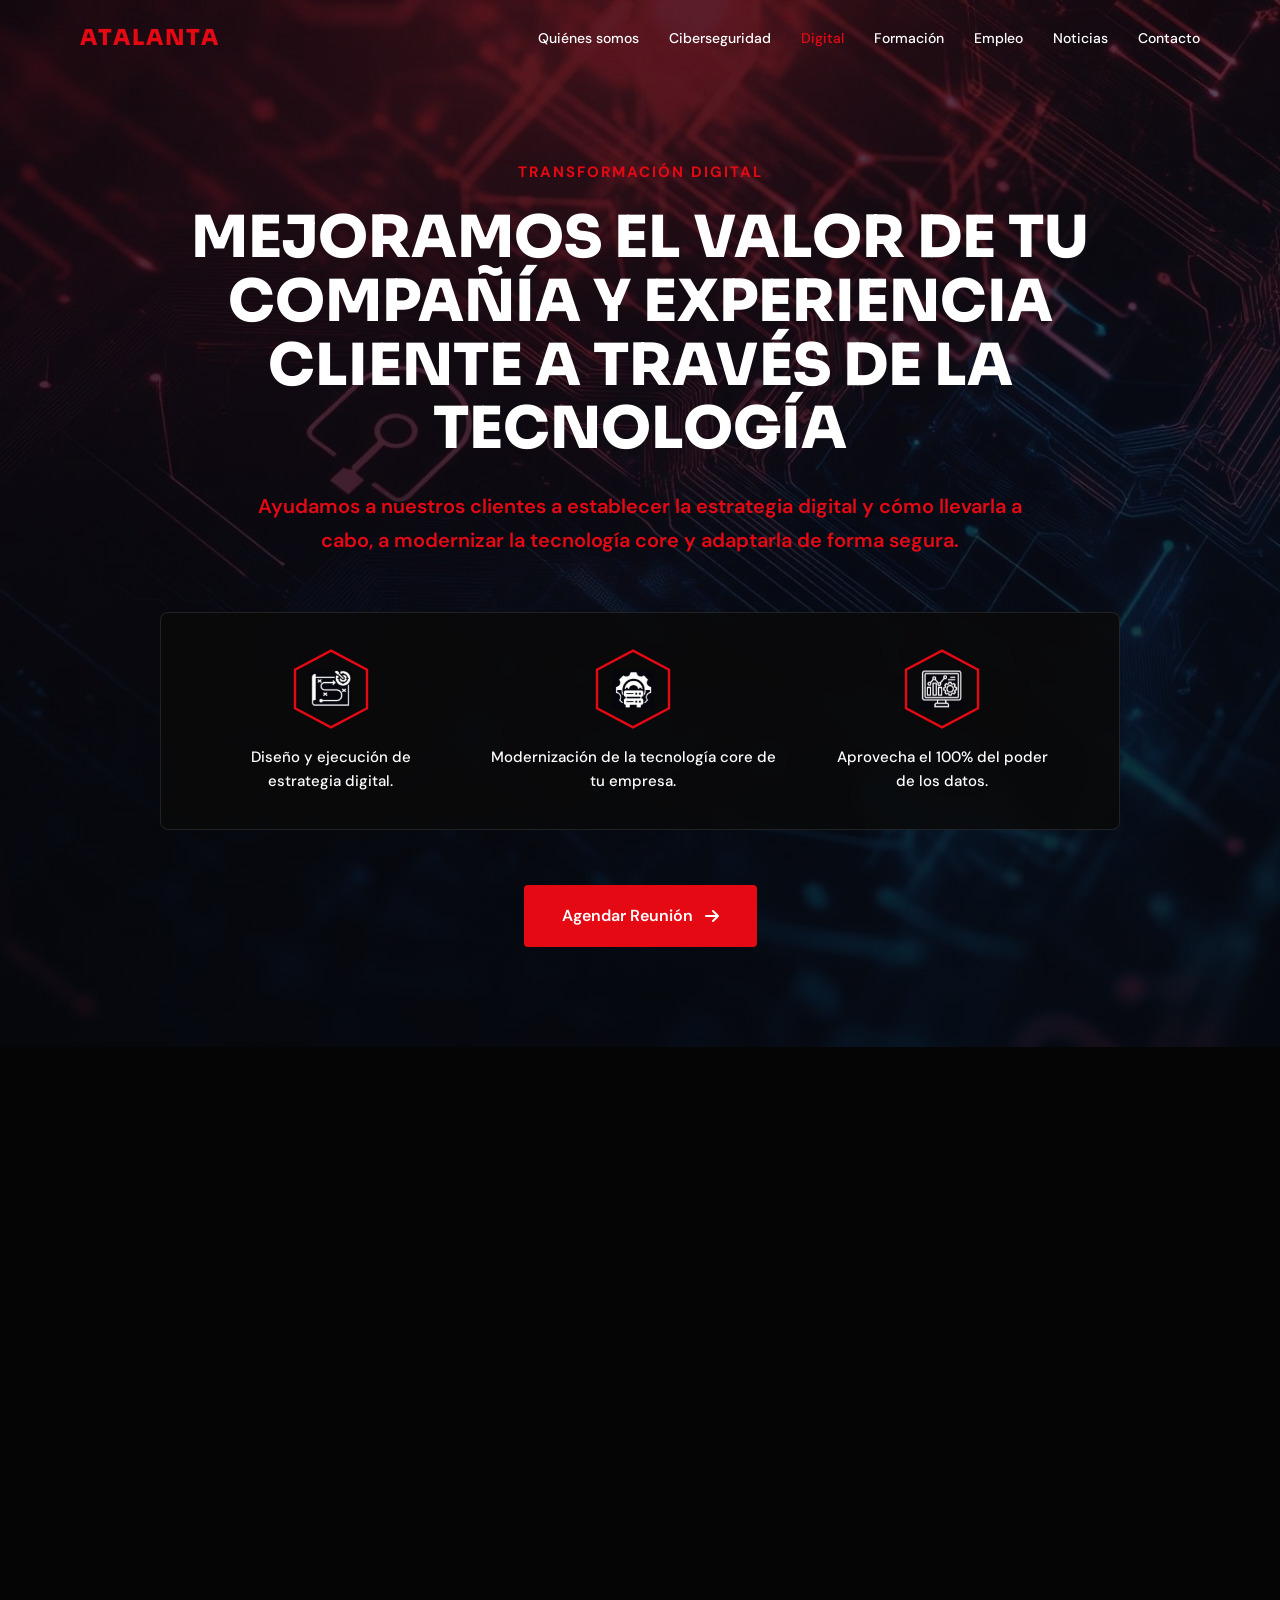
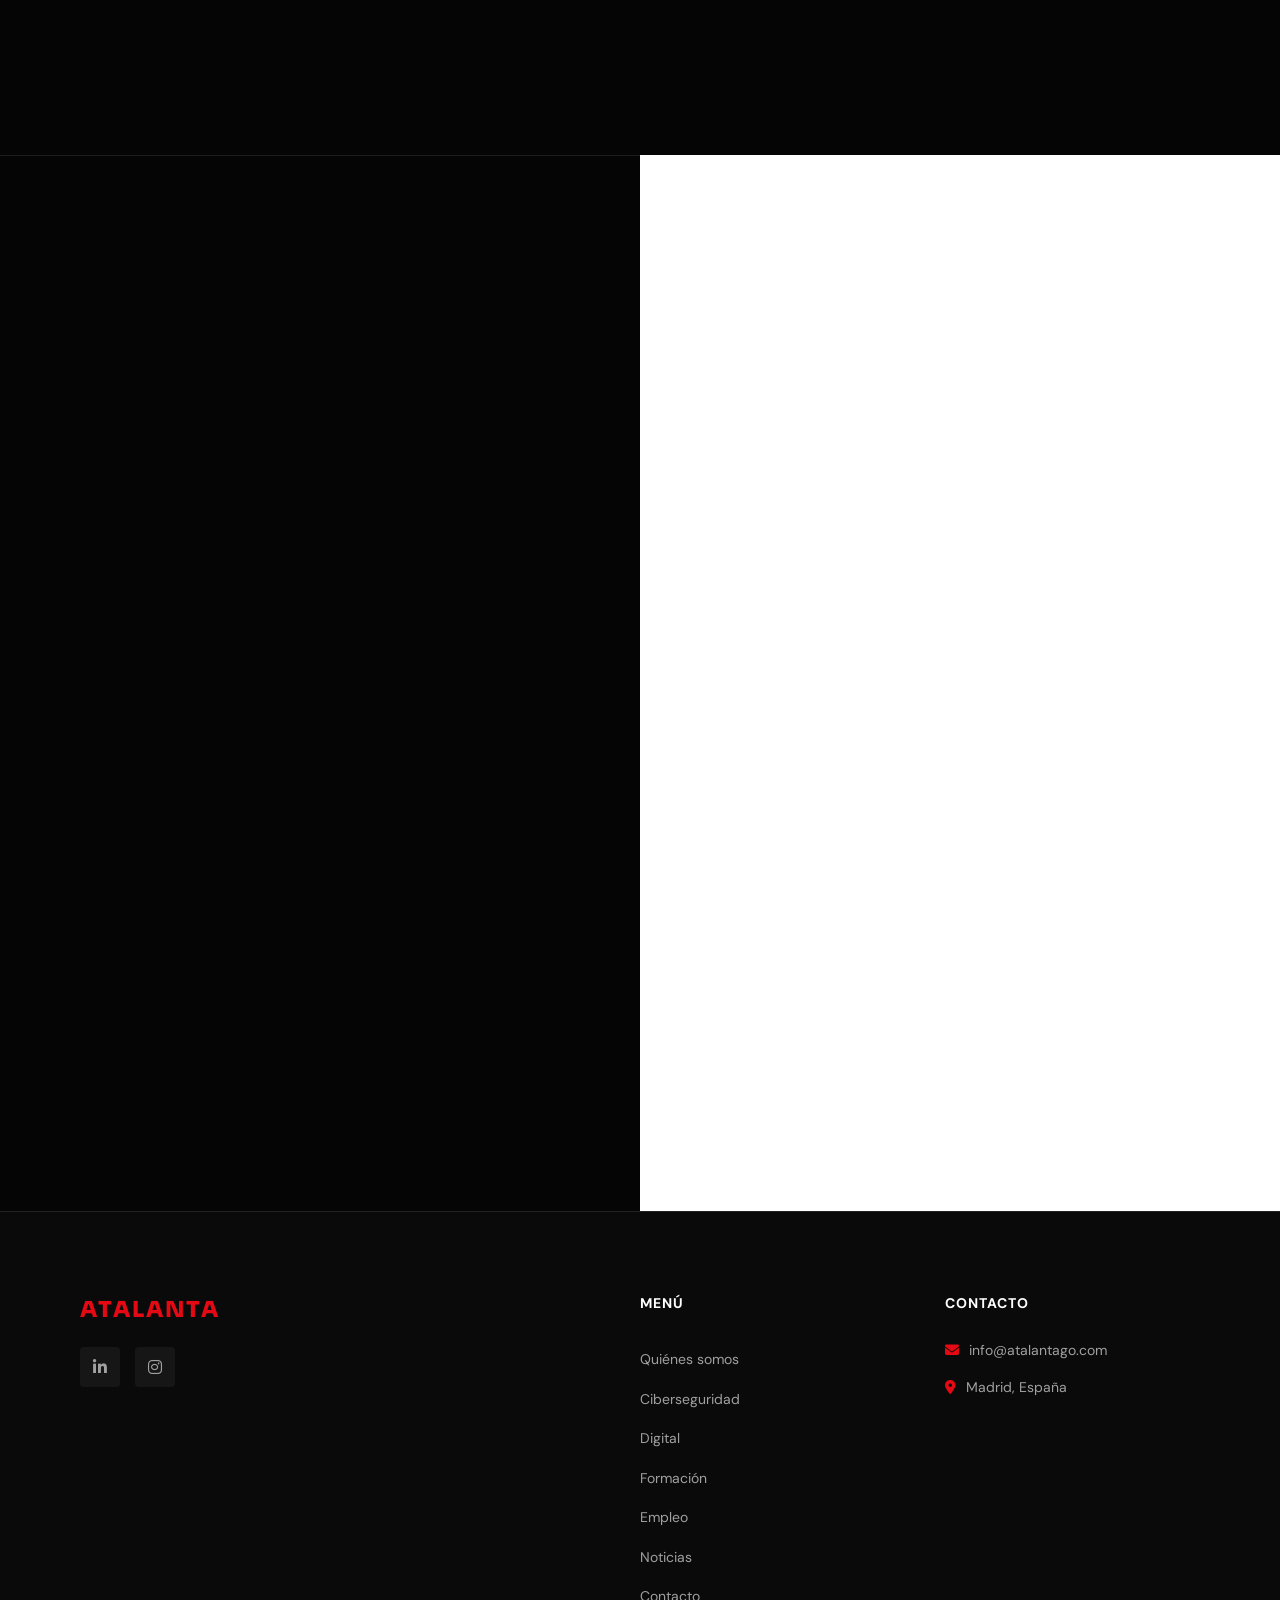
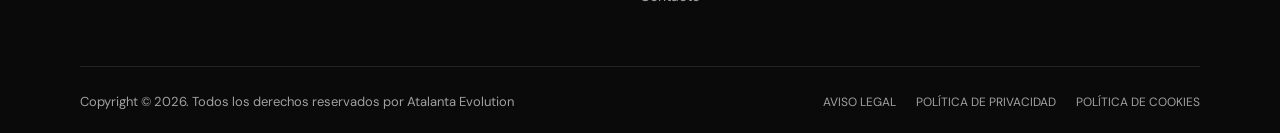
<file: Digital.html>
<!DOCTYPE html>
<html lang="es">

<head>
  <meta charset="UTF-8">
  <meta name="viewport" content="width=device-width, initial-scale=1.0">
  <title>Digital - Atalanta</title>
  <link rel="stylesheet" href="CSS/Digital.css">
  <link rel="stylesheet" href="https://cdnjs.cloudflare.com/ajax/libs/font-awesome/6.5.0/css/all.min.css">
  <link href="https://fonts.googleapis.com/css2?family=Sora:wght@400;600;700;800&family=DM+Sans:wght@400;500;600&display=swap" rel="stylesheet">
</head>

<body>

  <!-- ==================== HEADER ==================== -->
  <header class="header">
    <div class="header-container">
      <div class="logo">
        <a href="#">ATALANTA</a>
      </div>
      <nav class="nav">
        <ul class="nav-list">
          <li><a href="Quienes_Somos.html">Quiénes somos</a></li>
          <li><a href="Ciberseguridad.html">Ciberseguridad</a></li>
          <li><a href="Digital.html" class="active">Digital</a></li>
          <li><a href="Formacion.html">Formación</a></li>
          <li><a href="Empleo.html">Empleo</a></li>
          <li><a href="Noticias.html">Noticias</a></li>
          <li><a href="Contactos.html">Contacto</a></li>
        </ul>
        <button class="mobile-menu-btn">
          <i class="fas fa-bars"></i>
        </button>
      </nav>
    </div>
  </header>


  <!-- ==================== HERO ==================== -->
  <section class="hero">
    <div class="hero-overlay"></div>
    <div class="hero-bg" style="background-image:url('images/digital/background.jpg');"></div>

    <div class="hero-content">
      <p class="hero-subtitle anim-drop">TRANSFORMACIÓN DIGITAL</p>
      <h1 class="hero-title anim-drop anim-delay-1">MEJORAMOS EL VALOR DE TU COMPAÑÍA Y EXPERIENCIA CLIENTE A TRAVÉS DE LA TECNOLOGÍA</h1>
      <p class="hero-description anim-drop anim-delay-2">
        Ayudamos a nuestros clientes a establecer la estrategia digital y cómo llevarla a cabo,
        a modernizar la tecnología core y adaptarla de forma segura.
      </p>

      <div class="hero-features anim-drop anim-delay-3">

        <div class="hero-feature">
          <div class="hex-icon-wrap">
            <svg class="hex-svg" viewBox="0 0 100 100" xmlns="http://www.w3.org/2000/svg">
              <polygon points="50,2 95,26 95,74 50,98 5,74 5,26" fill="none" stroke="#E50914" stroke-width="3"/>
            </svg>
            <img src="images/digital/1.png" alt="Estrategia digital" class="hex-img">
          </div>
          <span>Diseño y ejecución de estrategia digital.</span>
        </div>

        <div class="hero-feature">
          <div class="hex-icon-wrap">
            <svg class="hex-svg" viewBox="0 0 100 100" xmlns="http://www.w3.org/2000/svg">
              <polygon points="50,2 95,26 95,74 50,98 5,74 5,26" fill="none" stroke="#E50914" stroke-width="3"/>
            </svg>
            <img src="images/digital/2.png" alt="Tecnología core" class="hex-img">
          </div>
          <span>Modernización de la tecnología core de tu empresa.</span>
        </div>

        <div class="hero-feature">
          <div class="hex-icon-wrap">
            <svg class="hex-svg" viewBox="0 0 100 100" xmlns="http://www.w3.org/2000/svg">
              <polygon points="50,2 95,26 95,74 50,98 5,74 5,26" fill="none" stroke="#E50914" stroke-width="3"/>
            </svg>
            <img src="images/digital/3.png" alt="Poder de los datos" class="hex-img">
          </div>
          <span>Aprovecha el 100% del poder de los datos.</span>
        </div>

      </div>

      <a href="#estrategia" class="btn-primary btn-glow anim-drop anim-delay-4">
        <span>Agendar Reunión</span>
        <i class="fas fa-arrow-right"></i>
      </a>
    </div>

    <!-- hero-scroll oculto por CSS pero lo dejamos en el DOM -->
    <div class="hero-scroll anim-drop anim-delay-5">
      <span>Scroll</span>
      <div class="scroll-line"></div>
    </div>
  </section>


  <!-- ==================== SERVICIOS DIGITALES ==================== -->
  <section class="services">
    <div class="container">
      <div class="services-grid">

        <!-- Tarjeta 1 -->
        <div class="service-card reveal-up reveal-delay-1">
          <div class="service-card-inner">
            <div class="hex-icon-wrap hex-icon-large">
              <svg class="hex-svg" viewBox="0 0 100 100" xmlns="http://www.w3.org/2000/svg">
                <polygon points="50,2 95,26 95,74 50,98 5,74 5,26" fill="rgba(229,9,20,0.08)" stroke="#E50914" stroke-width="3"/>
              </svg>
              <img src="images/digital/4.png" alt="Digital" class="hex-img">
            </div>
            <h3>Digital</h3>
            <p>Diseñamos tu estrategia IT y te ayudamos a llevarla a cabo. Participamos en procesos de M&amp;A tecnológicos. Definimos la estrategia de migración a Cloud y te ayudamos a optimizar tus costes e inversiones.</p>
          </div>
        </div>

        <!-- Tarjeta 2 -->
        <div class="service-card reveal-up reveal-delay-2">
          <div class="service-card-inner">
            <div class="hex-icon-wrap hex-icon-large">
              <svg class="hex-svg" viewBox="0 0 100 100" xmlns="http://www.w3.org/2000/svg">
                <polygon points="50,2 95,26 95,74 50,98 5,74 5,26" fill="rgba(229,9,20,0.08)" stroke="#E50914" stroke-width="3"/>
              </svg>
              <img src="images/digital/5.png" alt="Inteligencia Artificial" class="hex-img">
            </div>
            <h3>Inteligencia Artificial</h3>
            <p>Definimos la estrategia IA y su adopción en la organización. Implementamos IA generativa para optimizar tus procesos y escalar tus resultados. No hacemos experimentos; desplegamos soluciones que funcionan.</p>
          </div>
        </div>

        <!-- Tarjeta 3 -->
        <div class="service-card reveal-up reveal-delay-3">
          <div class="service-card-inner">
            <div class="hex-icon-wrap hex-icon-large">
              <svg class="hex-svg" viewBox="0 0 100 100" xmlns="http://www.w3.org/2000/svg">
                <polygon points="50,2 95,26 95,74 50,98 5,74 5,26" fill="rgba(229,9,20,0.08)" stroke="#E50914" stroke-width="3"/>
              </svg>
              <img src="images/digital/6.png" alt="Transformación" class="hex-img">
            </div>
            <h3>Transformación</h3>
            <p>Lideramos el cambio en tu organización. No solo actualizamos tus herramientas; evolucionamos tu cultura y tus procesos para la nueva era tecnológica.</p>
          </div>
        </div>

        <!-- Tarjeta 4 -->
        <div class="service-card reveal-up reveal-delay-1">
          <div class="service-card-inner">
            <div class="hex-icon-wrap hex-icon-large">
              <svg class="hex-svg" viewBox="0 0 100 100" xmlns="http://www.w3.org/2000/svg">
                <polygon points="50,2 95,26 95,74 50,98 5,74 5,26" fill="rgba(229,9,20,0.08)" stroke="#E50914" stroke-width="3"/>
              </svg>
              <img src="images/digital/7.png" alt="Soluciones" class="hex-img">
            </div>
            <h3>Soluciones</h3>
            <p>Trabajamos con las principales soluciones del mercado para transformar tu negocio. (Salesforce, Adobe...)</p>
          </div>
        </div>

        <!-- Tarjeta 5 -->
        <div class="service-card reveal-up reveal-delay-2">
          <div class="service-card-inner">
            <div class="hex-icon-wrap hex-icon-large">
              <svg class="hex-svg" viewBox="0 0 100 100" xmlns="http://www.w3.org/2000/svg">
                <polygon points="50,2 95,26 95,74 50,98 5,74 5,26" fill="rgba(229,9,20,0.08)" stroke="#E50914" stroke-width="3"/>
              </svg>
              <img src="images/digital/8.png" alt="Innovación" class="hex-img">
            </div>
            <h3>Innovación</h3>
            <p>Aceleramos tu llegada al mercado. Creamos tus productos mínimos viables (MVP) en tiempo récord para que valides tus ideas antes de invertir a ciegas. Disponemos de un ecosistema de innovación para que tu organización se beneficie.</p>
          </div>
        </div>

        <!-- Tarjeta 6 -->
        <div class="service-card reveal-up reveal-delay-3">
          <div class="service-card-inner">
            <div class="hex-icon-wrap hex-icon-large">
              <svg class="hex-svg" viewBox="0 0 100 100" xmlns="http://www.w3.org/2000/svg">
                <polygon points="50,2 95,26 95,74 50,98 5,74 5,26" fill="rgba(229,9,20,0.08)" stroke="#E50914" stroke-width="3"/>
              </svg>
              <img src="images/digital/9.png" alt="Data" class="hex-img">
            </div>
            <h3>Data</h3>
            <p>Activamos el valor real de tu información. Estructuramos tus datos para que dejes de intuir y empieces a decidir basándote en evidencias sólidas.</p>
          </div>
        </div>

      </div>
    </div>
  </section>


  <!-- ==================== FORMULARIO / ESTRATEGIA ==================== -->
  <section class="formulario-section" id="estrategia">

    <div class="formulario-left">
      <div class="formulario-left-content">

        <h2 class="section-title reveal-up">
          <span class="text-gradient">¿Listo para alinear estrategia,</span> M&amp;A y tecnología core?
        </h2>
        <p class="reveal-up reveal-delay-1">
          Completa el formulario y agendaremos una sesión con nuestro equipo para revisar tu situación actual,
          tus planes de crecimiento o M&amp;A y diseñar juntos una hoja de ruta de transformación digital
          segura y accionable.
        </p>

        <ul class="formulario-benefits">

          <li class="reveal-up reveal-delay-1">
            <div class="hex-icon-wrap hex-icon-small">
              <svg class="hex-svg" viewBox="0 0 100 100" xmlns="http://www.w3.org/2000/svg">
                <polygon points="50,2 95,26 95,74 50,98 5,74 5,26" fill="rgba(229,9,20,0.08)" stroke="#E50914" stroke-width="4"/>
              </svg>
              <img src="images/digital/10.png" alt="Asesoramiento experto" class="hex-img">
            </div>
            <span>Asesoramiento experto en transformación digital segura</span>
          </li>

          <li class="reveal-up reveal-delay-2">
            <div class="hex-icon-wrap hex-icon-small">
              <svg class="hex-svg" viewBox="0 0 100 100" xmlns="http://www.w3.org/2000/svg">
                <polygon points="50,2 95,26 95,74 50,98 5,74 5,26" fill="rgba(229,9,20,0.08)" stroke="#E50914" stroke-width="4"/>
              </svg>
              <img src="images/digital/11.png" alt="Soluciones adaptadas" class="hex-img">
            </div>
            <span>Soluciones adaptadas a tu sector y objetivos</span>
          </li>

          <li class="reveal-up reveal-delay-3">
            <div class="hex-icon-wrap hex-icon-small">
              <svg class="hex-svg" viewBox="0 0 100 100" xmlns="http://www.w3.org/2000/svg">
                <polygon points="50,2 95,26 95,74 50,98 5,74 5,26" fill="rgba(229,9,20,0.08)" stroke="#E50914" stroke-width="4"/>
              </svg>
              <img src="images/digital/12.png" alt="Cumplimiento normativo" class="hex-img">
            </div>
            <span>Cumplimiento normativo (ISO, ENS, DORA, NIS2)</span>
          </li>

          <li class="reveal-up reveal-delay-4">
            <div class="hex-icon-wrap hex-icon-small">
              <svg class="hex-svg" viewBox="0 0 100 100" xmlns="http://www.w3.org/2000/svg">
                <polygon points="50,2 95,26 95,74 50,98 5,74 5,26" fill="rgba(229,9,20,0.08)" stroke="#E50914" stroke-width="4"/>
              </svg>
              <img src="images/digital/13.png" alt="Equipo certificado" class="hex-img">
            </div>
            <span>Equipo certificado con experiencia internacional</span>
          </li>

        </ul>
      </div>
    </div>

    <div class="formulario-right">
      <div class="form-container reveal-up">
        <h2>Diseña tu Estrategia Digital Segura</h2>

        <form id="contactForm" action="#" method="POST">
          <div class="form-row">
            <div class="form-group">
              <label>Nombre</label>
              <input type="text" placeholder="Introduce tu nombre">
            </div>
            <div class="form-group">
              <label>Apellidos</label>
              <input type="text" placeholder="Introduce tus apellidos">
            </div>
          </div>

          <div class="form-group">
            <label>Email corporativo <span class="required">*</span></label>
            <input type="email" placeholder="Email" required>
          </div>

          <div class="form-group">
            <label>Empresa <span class="required">*</span></label>
            <input type="text" placeholder="Empresa" required>
          </div>

          <div class="form-group">
            <label>Cargo <span class="required">*</span></label>
            <select required>
              <option value="" disabled selected>Cargo</option>
              <option value="ceo">CEO / Director General</option>
              <option value="cto">CTO / Director Técnico</option>
              <option value="ciso">CISO / Responsable de Seguridad</option>
              <option value="it">Responsable IT</option>
              <option value="consultor">Consultor</option>
              <option value="otro">Otro</option>
            </select>
          </div>

          <div class="form-group">
            <label>Área de Interés <span class="required">*</span></label>
            <select required>
              <option value="" disabled selected>¿Cuál es el desafío que más te urge resolver?</option>
              <option value="estrategia">Estrategia digital e IT</option>
              <option value="ia">Inteligencia Artificial</option>
              <option value="transformacion">Transformación organizacional</option>
              <option value="cloud">Migración a Cloud</option>
              <option value="data">Gestión y análisis de datos</option>
              <option value="innovacion">Innovación y MVP</option>
            </select>
          </div>

          <div class="form-group">
            <label>¿Buscas una solución inmediata o estás en fase de planificación? <span class="required">*</span></label>
            <input type="text" placeholder="" required>
          </div>

          <div class="checkbox-group">
            <input type="checkbox" id="privacy" required>
            <label for="privacy">
              Acepto la <a href="https://atalantago.com/politica-de-privacidad/">política de privacidad</a> de Atalanta Evlution
            </label>
          </div>

          <button type="submit" class="btn-primary btn-glow btn-full">
            <span>Solicitar Sesión de Diagnóstico Técnico</span>
            <i class="fas fa-paper-plane"></i>
          </button>
        </form>
      </div>
    </div>

  </section>


  <!-- ==================== FOOTER ==================== -->
  <footer class="footer">
    <div class="container">
      <div class="footer-content">

        <div class="footer-logo">
          <a href="#" class="logo-text">ATALANTA</a>
          <div class="footer-social">
            <a href="https://www.linkedin.com/company/atalanta-ciberseguridad?trk=ppro_cprof" target="_blank" rel="noopener" class="social-link">
              <i class="fab fa-linkedin-in"></i>
            </a>
            <a href="https://www.instagram.com/atalanta.academy/" target="_blank" rel="noopener" class="social-link">
              <i class="fab fa-instagram"></i>
            </a>
          </div>
        </div>

        <div class="footer-menu">
          <h3>MENÚ</h3>
          <ul>
            <li><a href="Quienes_Somos.html">Quiénes somos</a></li>
            <li><a href="Ciberseguridad.html">Ciberseguridad</a></li>
            <li><a href="Digital.html">Digital</a></li>
            <li><a href="Formacion.html">Formación</a></li>
            <li><a href="Empleo.html">Empleo</a></li>
            <li><a href="Noticias.html">Noticias</a></li>
            <li><a href="Contactos.html">Contacto</a></li>
          </ul>
        </div>

        <div class="footer-contact">
          <h3>CONTACTO</h3>
          <p>
            <i class="fas fa-envelope"></i>
            <a href="mailto:info@atalantago.com">info@atalantago.com</a>
          </p>
          <p>
            <i class="fas fa-map-marker-alt"></i>
            Madrid, España
          </p>
        </div>

      </div>

      <div class="footer-bottom">
        <p>Copyright © 2026. Todos los derechos reservados por Atalanta Evolution</p>
        <div class="footer-links">
          <a href="#">AVISO LEGAL</a>
          <a href="#">POLÍTICA DE PRIVACIDAD</a>
          <a href="#">POLÍTICA DE COOKIES</a>
        </div>
      </div>
    </div>
  </footer>

  <button class="scroll-top" id="scrollTop">
    <i class="fas fa-chevron-up"></i>
  </button>

  <script src="Js/Digital.js"></script>
</body>
</html>
</file>
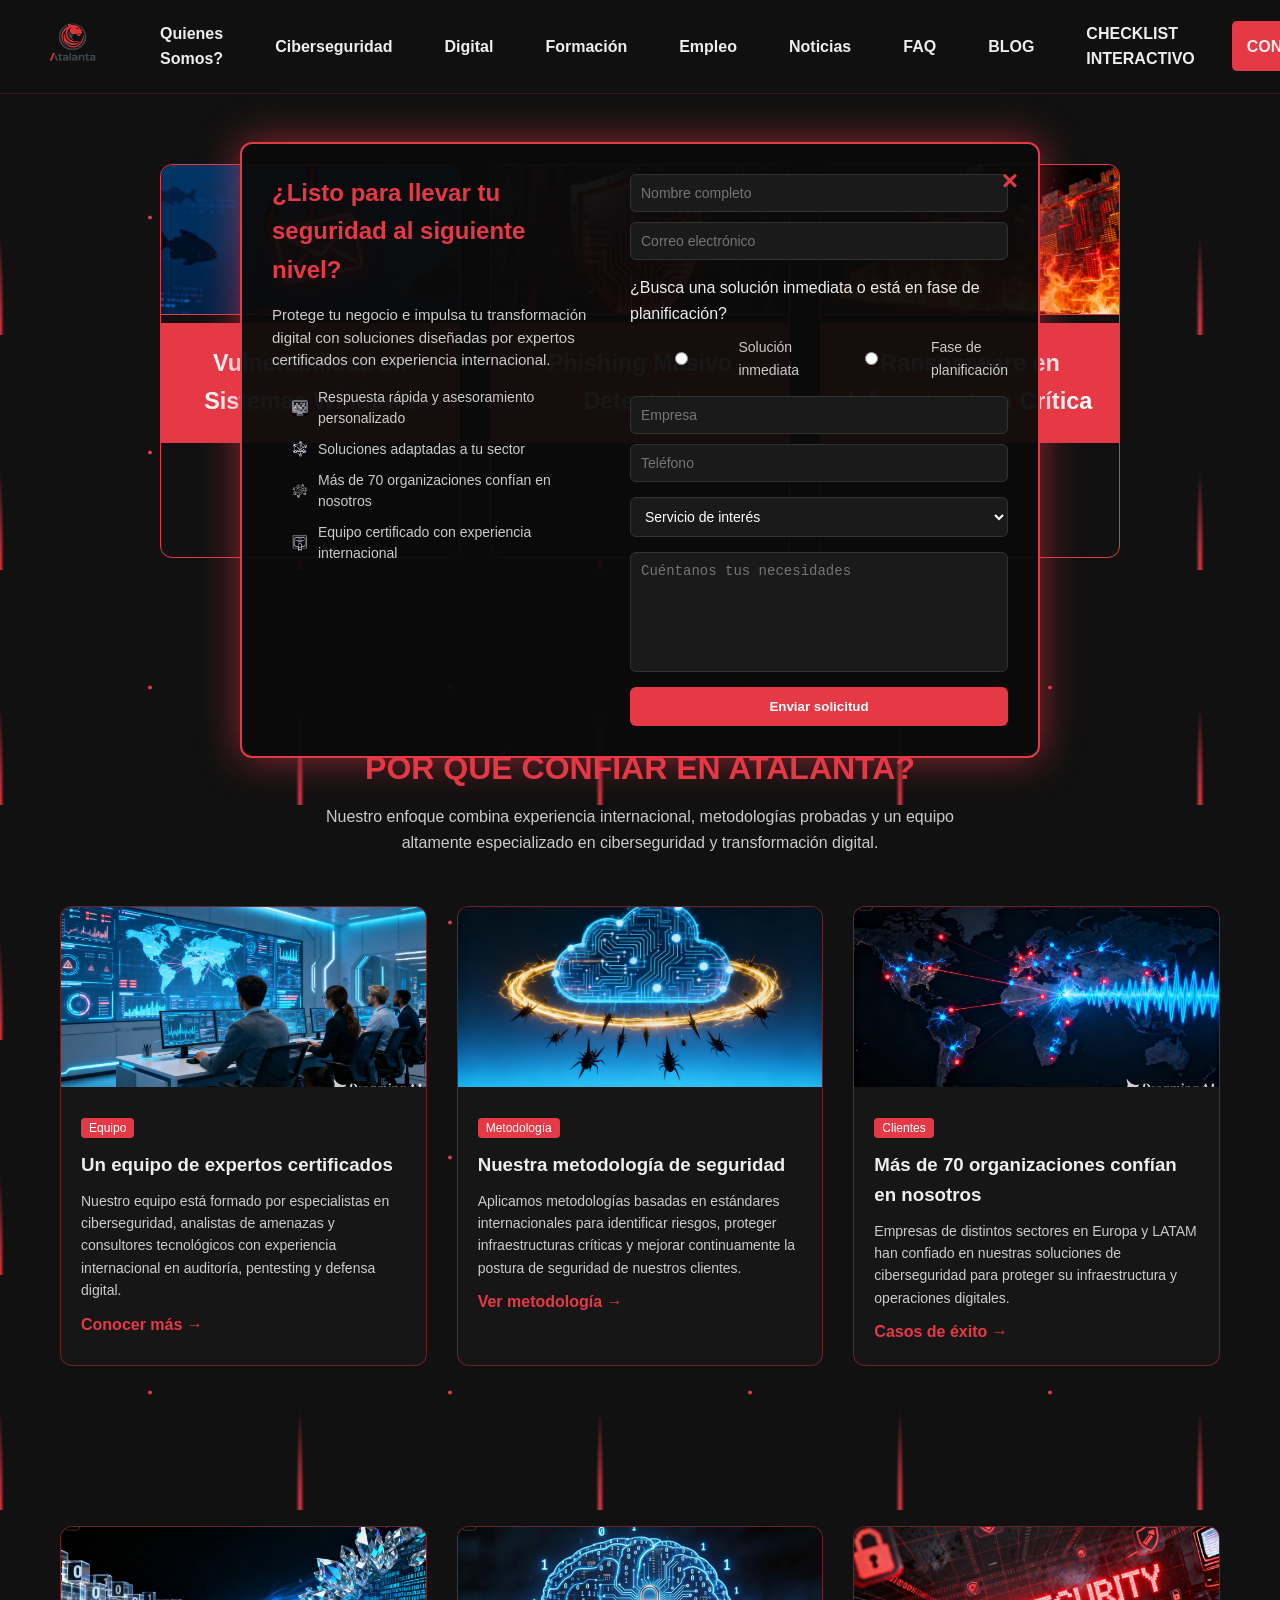
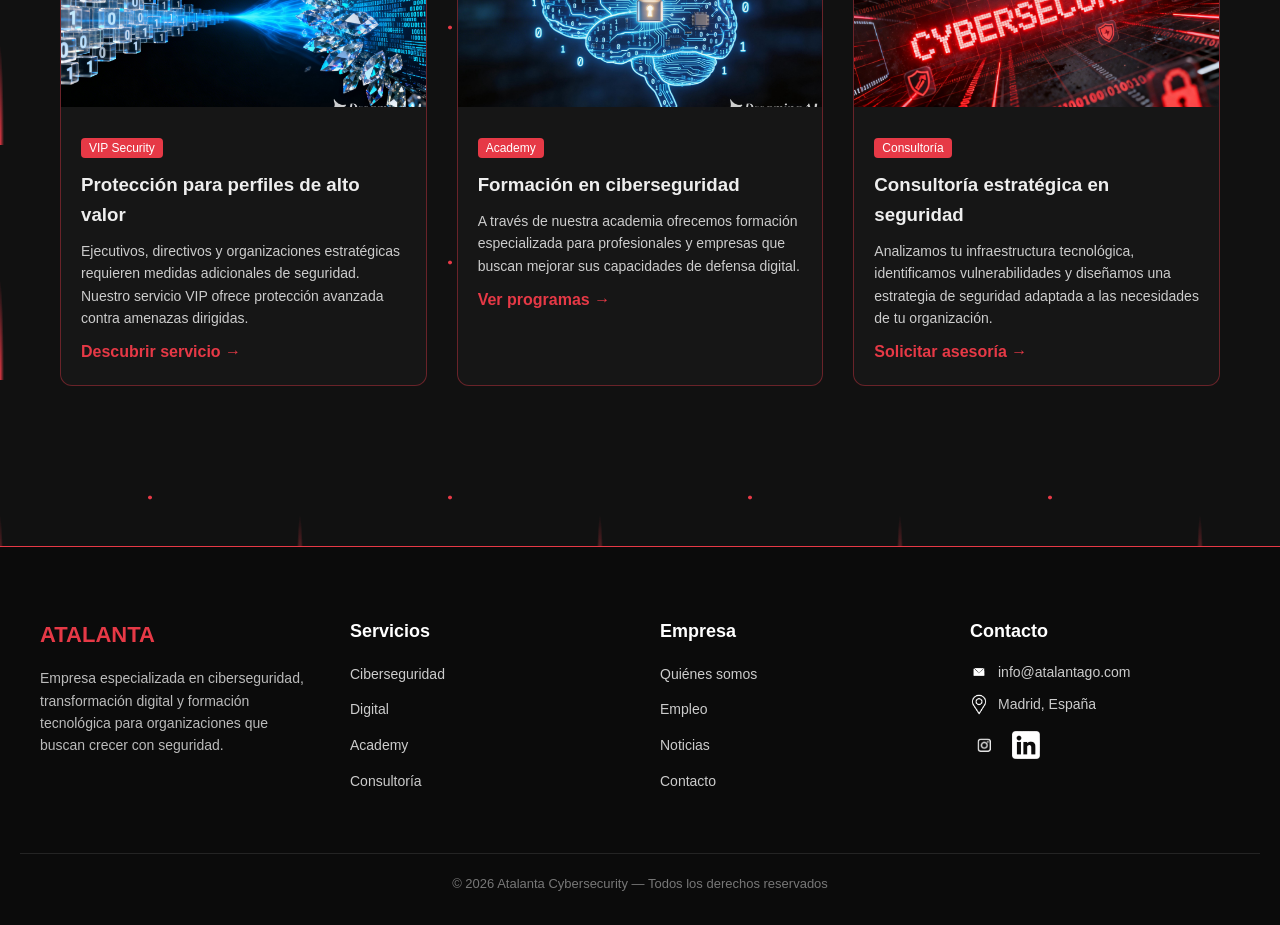
<file: PROYECTO_ATALANTA_definitivo/ATALANTA/blog/blog.html>
<!DOCTYPE html>
<html lang="es">
<head>
  <meta charset="UTF-8">
  <meta name="viewport" content="width=device-width, initial-scale=1.0">
  <title>ATALANTA | Blog de Ciberseguridad</title>
  <link rel="stylesheet" href="blog.css"> <!-- mismo CSS -->
</head>
<body>

<!-- HEADER -->
<header class="header">
  <div class="menu-container container">
      <div class="logo">
          <a href="index.html"><img src="img/logo_atalanta.png" alt="ATALANTA"></a>
      </div>

      <nav class="menu-nav">
          <ul class="nav-links">
              <li><a href="Quienes_Somos.html">Quienes Somos?</a></li>
              <li><a href="Ciberseguridad.html">Ciberseguridad</a></li>
              <li><a href="Digital.html">Digital</a></li>
              <li><a href="Formacion.html">Formación</a></li>
              <li><a href="Empleo.html">Empleo</a></li>
              <li><a href="Noticias.html">Noticias</a></li>

              <!-- ADICIONALES -->
              <li><a href="../FAQ/faq.html">FAQ</a></li>
              <li><a href="../blog/blog.html">BLOG</a></li>
              <li><a href="checklist.html">CHECKLIST INTERACTIVO</a></li>

              <li><a href="Contactos.html" class="btn-contacto">Contacto</a></li>
          </ul>
      </nav>

      <div class="hamburger" aria-label="Menú móvil" role="button" tabindex="0">
          <span></span>
          <span></span>
          <span></span>
      </div>
  </div>
</header>

<!-- MENU OVERLAY -->
<div class="menu-overlay"></div>

<!-- BLOG SECTION -->
<section class="cards-section">
  <div class="container">
    <h2>Blog de Ciberseguridad</h2>
    <p>Mantente actualizado con las últimas noticias y alertas de seguridad digital.</p>

    <div class="card">
      <div class="card-item">
        <img src="img/im1.png" alt="Vulnerabilidad Windows">
        <div class="card-front">
          <h3>Vulnerabilidad en Sistemas Windows</h3>
        </div>
        <div class="card-content">
          <p>Microsoft lanzó un parche crítico para una vulnerabilidad que permite ejecución remota de código. Se recomienda actualizar inmediatamente.</p>
        </div>
      </div>

      <div class="card-item">
        <img src="img/im2.png" alt="Vulnerabilidad Windows">
        <div class="card-front">
          <h3>Phishing Masivo Detectado</h3>
        </div>
        <div class="card-content">
          <p>Se detectó una campaña de phishing dirigida a empresas de LATAM. Evita abrir correos sospechosos y activa la verificación en dos pasos.</p>
        </div>
      </div>

      <div class="card-item">
        <img src="img/im3.png" alt="Vulnerabilidad Windows">
        <div class="card-front">
          <h3>Ransomware en Infraestructura Crítica</h3>
        </div>
        <div class="card-content">
          <p>Un ataque de ransomware afectó servidores de energía en Europa. Se recomienda reforzar backups y segmentar redes críticas.</p>
        </div>
      </div>
    </div>
  </div><br>

  <!-- ARTÍCULOS DEL BLOG -->
<section class="blog-articles">
  <div class="container">

    <section class="blog-articles">
  <div class="container">

    <h2>POR QUÉ CONFIAR EN ATALANTA?</h2>
    <p class="blog-intro">
      Nuestro enfoque combina experiencia internacional, metodologías probadas 
      y un equipo altamente especializado en ciberseguridad y transformación digital.
    </p>

    <div class="articles-grid">

      <!-- EQUIPO -->
      <article class="article-card">
        <img src="img/imagen 2.jpeg" alt="Equipo experto">
        <div class="article-content">
          <span class="tag">Equipo</span>
          <h3>Un equipo de expertos certificados</h3>
          <p>
            Nuestro equipo está formado por especialistas en ciberseguridad,
            analistas de amenazas y consultores tecnológicos con experiencia
            internacional en auditoría, pentesting y defensa digital.
          </p>
          <a href="#">Conocer más →</a>
        </div>
      </article>

      <!-- METODOLOGIA -->
      <article class="article-card">
        <img src="img/imagen 3.jpeg" alt="Metodología">
        <div class="article-content">
          <span class="tag">Metodología</span>
          <h3>Nuestra metodología de seguridad</h3>
          <p>
            Aplicamos metodologías basadas en estándares internacionales
            para identificar riesgos, proteger infraestructuras críticas
            y mejorar continuamente la postura de seguridad de nuestros clientes.
          </p>
          <a href="#">Ver metodología →</a>
        </div>
      </article>

      <!-- EMPRESAS -->
      <article class="article-card">
        <img src="img/imagen 4.jpeg" alt="Clientes">
        <div class="article-content">
          <span class="tag">Clientes</span>
          <h3>Más de 70 organizaciones confían en nosotros</h3>
          <p>
            Empresas de distintos sectores en Europa y LATAM han confiado
            en nuestras soluciones de ciberseguridad para proteger
            su infraestructura y operaciones digitales.
          </p>
          <a href="#">Casos de éxito →</a>
        </div>
      </article>

    </div>
  </div>
</section>
<section class="blog-articles">
  <div class="container">
    <div class="articles-grid">

      <!-- VIP -->
      <article class="article-card">
        <img src="img/imagen 1.jpeg" alt="VIP">
        <div class="article-content">
          <span class="tag">VIP Security</span>
          <h3>Protección para perfiles de alto valor</h3>
          <p>
            Ejecutivos, directivos y organizaciones estratégicas requieren
            medidas adicionales de seguridad. Nuestro servicio VIP ofrece
            protección avanzada contra amenazas dirigidas.
          </p>
          <a href="#">Descubrir servicio →</a>
        </div>
      </article>

      <!-- FORMACION -->
      <article class="article-card">
        <img src="img/imagen2.jpeg" alt="Formación">
        <div class="article-content">
          <span class="tag">Academy</span>
          <h3>Formación en ciberseguridad</h3>
          <p>
            A través de nuestra academia ofrecemos formación especializada
            para profesionales y empresas que buscan mejorar sus
            capacidades de defensa digital.
          </p>
          <a href="#">Ver programas →</a>
        </div>
      </article>

      <!-- CONSULTORIA -->
      <article class="article-card">
        <img src="img/imagen2 (2).jpeg" alt="Consultoría">
        <div class="article-content">
          <span class="tag">Consultoría</span>
          <h3>Consultoría estratégica en seguridad</h3>
          <p>
            Analizamos tu infraestructura tecnológica, identificamos
            vulnerabilidades y diseñamos una estrategia de seguridad
            adaptada a las necesidades de tu organización.
          </p>
          <a href="#">Solicitar asesoría →</a>
        </div>
      </article>

    </div>
  </div>
</section>

</section>
<!-- FORMULARIO -->
<section class="floating-form" id="floatingForm">

<div class="form-container">

<span class="close-btn" id="closeForm">&times;</span>

<div class="form-text">
<h2>¿Listo para llevar tu seguridad al siguiente nivel?</h2>
<p>
Protege tu negocio e impulsa tu transformación digital con soluciones diseñadas por expertos certificados con experiencia internacional.
</p>

<ul class="icon-list">
<li><img src="img/ima1.png"> Respuesta rápida y asesoramiento personalizado</li>
<li><img src="img/ima2.png"> Soluciones adaptadas a tu sector</li>
<li><img src="img/ima3.png"> Más de 70 organizaciones confían en nosotros</li>
<li><img src="img/ima4.png"> Equipo certificado con experiencia internacional</li>
</ul>

</div>

<form class="contact-form">

<div class="form-group">
<input type="text" placeholder="Nombre completo" required>
<input type="email" placeholder="Correo electrónico" required>
</div>

<div class="form-group fase-group">
<label>¿Busca una solución inmediata o está en fase de planificación?</label>

<div class="radio-group">
<label>
<input type="radio" name="fase" required> Solución inmediata
</label>

<label>
<input type="radio" name="fase" required> Fase de planificación
</label>
</div>

</div>

<div class="form-group">
<input type="text" placeholder="Empresa">
<input type="tel" placeholder="Teléfono">
</div>

<select required>
<option value="">Servicio de interés</option>
<option>Ciberseguridad</option>
<option>Digital & IA</option>
<option>Academy</option>
<option>Consultoría</option>
</select>

<textarea placeholder="Cuéntanos tus necesidades" required></textarea>

<button type="submit">Enviar solicitud</button>

</form>

</div>
</section>
</section>


<!-- FOOTER -->
<footer class="footer">

<div class="footer-container">

<!-- Columna 1 -->
<div class="footer-box">
<h3>ATALANTA</h3>
<p>
Empresa especializada en ciberseguridad, transformación digital
y formación tecnológica para organizaciones que buscan crecer
con seguridad.
</p>
</div>

<!-- Columna 2 -->
<div class="footer-box">
<h4>Servicios</h4>
<ul>
<li><a href="#">Ciberseguridad</a></li>
<li><a href="#">Digital</a></li>
<li><a href="#">Academy</a></li>
<li><a href="#">Consultoría</a></li>
</ul>
</div>

<!-- Columna 3 -->
<div class="footer-box">
<h4>Empresa</h4>
<ul>
<li><a href="#">Quiénes somos</a></li>
<li><a href="#">Empleo</a></li>
<li><a href="#">Noticias</a></li>
<li><a href="#">Contacto</a></li>
</ul>
</div>

<!-- Columna 4 -->
<div class="footer-box">
<h4>Contacto</h4>

<div class="footer-contact">

<div class="contact-item">
<img src="img/correo.png" alt="Email">
<span>info@atalantago.com</span>
</div>

<div class="contact-item">
<img src="img/ubicacion.png" alt="Ubicación">
<span>Madrid, España</span>
</div>

</div>

<div class="footer-social">
<a href="#"><img src="img/instagram.png" alt="Instagram"></a>
<a href="#"><img src="img/linkeding.png" alt="LinkedIn"></a>
</div>

</div>

</div>

<!-- barra inferior -->

<div class="footer-bottom">
<p>© 2026 Atalanta Cybersecurity — Todos los derechos reservados</p>
</div>

</footer>

    <script src="blog.js"></script>
</body>
</html>
</file>
<file: CSS/stylesCiber.css>
* {
  margin: 0;
  padding: 0;
  box-sizing: border-box;
}

body {
  font-family: 'Inter', sans-serif;
  background: #0b0b0b;
  color: white;
  line-height: 1.5;
  overflow-x: hidden;
  position: relative;
}

#background-circuit {
  position: fixed;
  top: 0;
  left: 0;
  width: 100%;
  height: 100%;
  background:
    radial-gradient(circle at center, #330000 0%, transparent 70%),
    repeating-radial-gradient(circle at center, transparent 0 1px, #330000 2px 3px);
  opacity: 0.2;
  z-index: -2;
  animation: pulse 6s ease-in-out infinite;
}

@keyframes pulse {
  0%, 100% {
    opacity: 0.2;
  }
  50% {
    opacity: 0.35;
  }
}

header {
  position: fixed;
  top: 0;
  left: 0;
  right: 0;
  height: 60px;
  background: rgba(11, 11, 11, 0.95);
  backdrop-filter: saturate(180%) blur(10px);
  display: flex;
  justify-content: space-between;
  align-items: center;
  padding: 0 60px;
  z-index: 10;
  border-bottom: 1px solid #330000;
}

.logo {
  font-weight: 700;
  font-size: 30px;
  color: white;
  display: flex;
  align-items: center;
  gap: 10px;
}

.logo i {
  color: #ff0033;
  font-size: 28px;
}

nav ul {
  display: flex;
  gap: 30px;
  list-style: none;
  font-weight: 500;
  font-size: 14px;
}

nav ul li {
  cursor: pointer;
  color: #bbb;
  padding: 8px 6px;
  transition: color 0.3s ease;
  position: relative;
}

nav ul li.active,
nav ul li:hover {
  color: #ff0033;
}

nav ul li.active::after {
  content: '';
  position: absolute;
  bottom: -6px;
  left: 0;
  width: 100%;
  height: 3px;
  background: #ff0033;
  border-radius: 2px;
}

main {
  margin-top: 80px;
}

.hero {
  text-align: center;
  padding: 140px 20px 60px;
  background: radial-gradient(circle, #240000 0%, #000000 100%);
  position: relative;
  z-index: 1;
}

.tag {
  color: #ff0033;
  font-weight: 700;
  font-size: 14px;
  letter-spacing: 1.3px;
  margin-bottom: 20px;
}

.hero h1 {
  font-family: 'Orbitron', sans-serif;
  font-weight: 700;
  font-size: 56px;
  line-height: 1.1;
  margin-bottom: 30px;
}

.hero-description {
  max-width: 720px;
  margin: 0 auto 50px;
  font-weight: 500;
  font-size: 17px;
  color:white;
  text-shadow: 0 0 10px #ff0000aa;
  line-height: 1.4;
}

.features {
  display: flex;
  justify-content: center;
  gap: 60px;
  flex-wrap: wrap;
}

.feature {
  max-width: 250px;
  background: rgba(255, 0, 51, 0.12);
  border: 1px solid #440000;
  padding: 25px 20px;
  border-radius: 10px;
  display: flex;
  align-items: flex-start;
  gap: 20px;
  color: white;
  transition: background 0.3s ease, box-shadow 0.3s ease;
  box-shadow: 0 0 4px #ff0033aa;
}

.feature:hover {
  background: rgba(255, 0, 51, 0.3);
  box-shadow: 0 0 12px #ff0033cc;
}

.feature img {
  width: 120px;
  height: 130px;
  flex-shrink: 0;
}

.feature p {
  font-size: 14px;
  font-weight: 500;
  line-height: 1.3;
}

.cta {
  margin-top: 45px;
  padding: 15px 38px;
  background-color: #ff0033;
  border: none;
  border-radius: 7px;
  font-weight: 700;
  font-size: 16px;
  color: white;
  cursor: pointer;
  box-shadow: 0 0 8px #ff0033bb;
  transition: background-color 0.3s ease;
}

.cta:hover {
  background-color: #ff3366;
  box-shadow: 0 0 14px #ff3366cc;
}

.statement {
  background: #fff;
  color: #0b0b0b;
  padding: 70px 30px;
  margin: 0 auto 100px;
  max-width: 900px;
  border-radius: 8px;
  text-align: center;
  font-weight: 500;
  line-height: 1.6;
}

.statement h2 {
  font-weight: 700;
  font-size: 26px;
  margin-bottom: 24px;
  line-height: 1.2;
  text-transform: uppercase;
  letter-spacing: 1.1px;
}

.statement strong {
  color: #ff0033;
  font-weight: 700;
}

.ecosystem {
  padding: 100px 10%;
  background: linear-gradient(to bottom, #000000, #1a0000);
  color: white;
  text-align: center;
  position: relative;
  z-index: 1;
}

.ecosystem h2 {
  font-weight: 700;
  font-size: 32px;
  margin-bottom: 15px;
  text-transform: uppercase;
}

.ecosystem-subtitle {
  font-weight: 400;
  font-size: 15px;
  max-width: 750px;
  margin: 0 auto 55px;
  color: #d4d4d4;
  line-height: 1.5;
  text-align: center;
}

.cards {
  display: grid;
  grid-template-columns: repeat(auto-fit, minmax(280px, 1fr));
  gap: 28px;
}

.card {
  background: linear-gradient(180deg, #ff0033, #6a0000);
  padding: 32px 25px;
  border-radius: 14px;
  box-shadow: 0 6px 18px #ff0033aa;
  transition: all 0.3s ease;
  color: white;
  text-align: left;
  cursor: default;
}

.card:hover {
  transform: translateY(-10px);
  box-shadow: 0 12px 40px #ff0033cc;
}

.card img {
  width: 120px;
  height: 130px;
  margin-bottom: 18px;
  filter: drop-shadow(0 0 4px #ff0033);
}

.card h3 {
  font-weight: 700;
  margin-bottom: 12px;
  font-size: 18px;
  letter-spacing: 0.8px;
}

.card p {
  font-weight: 400;
  font-size: 14px;
  line-height: 1.4;
  color: #ffd6d6;
}

.areas {
  padding: 100px 10%;
  background: #0b0b0b;
  color: white;
  text-align: center;
  position: relative;
  z-index: 1;
}

.areas h2 {
  font-weight: 700;
  font-size: 32px;
  margin-bottom: 18px;
  text-transform: uppercase;
}

.areas-description {
  font-weight: 400;
  font-size: 15px;
  margin-bottom: 55px;
  max-width: 820px;
  margin-left: auto;
  margin-right: auto;
  color: #bbb;
  line-height: 1.5;
}

.areas-grid {
  display: grid;
  grid-template-columns: repeat(auto-fit, minmax(320px, 1fr));
  gap: 32px;
  text-align: left;
}

.area {
  background: #111111;
  border: 1.8px solid #ff0033;
  border-radius: 16px;
  padding: 45px 30px;
  color: white;
  transition: background 0.3s ease, transform 0.3s ease;
  cursor: default;
}

.area:hover {
  background: #240000;
  transform: scale(1.04);
  box-shadow: 0 0 18px #ff0033cc;
}

.area h3 {
  font-weight: 700;
  font-size: 19px;
  margin-bottom: 22px;
  letter-spacing: 0.9px;
}

.area p {
  font-weight: 500;
  font-size: 14px;
  margin-bottom: 25px;
  color: white;
  line-height: 1.4;
}

.area ul {
  list-style: none;
  padding-left: 18px;
}

.area ul li {
  font-size: 13px;
  margin-bottom: 11px;
  position: relative;
  color: white;
  padding-left: 16px;
}

.area ul li::before {
  content: '•';
  position: absolute;
  left: 0;
  color: #ff0033;
  font-size: 20px;
  line-height: 1;
}

.areas .cta {
  margin-top: 45px;
  padding: 15px 40px;
  font-weight: 700;
  font-size: 16px;
  background: #ff0033;
  border: none;
  border-radius: 8px;
  cursor: pointer;
  box-shadow: 0 0 12px #ff0033bb;
  transition: background 0.3s ease;
}

.areas .cta:hover {
  background: #ff3366;
  box-shadow: 0 0 20px #ff3366cc;
}
.tarjeta-formulario {
  background-color: var(--dark-grey);
  padding: 2.5rem;
  border-radius: 10px;
  border-top: 5px solid var(--primary-red);
  box-shadow: 0 10px 30px rgba(0,0,0,0.5);
}
@media (max-width: 900px) {
  header {
    padding: 0 30px;
  }

  nav ul {
    gap: 18px;
    font-size: 13px;
  }

  .hero h1 {
    font-size: 42px;
  }

  .features {
    gap: 40px;
    flex-direction: column;
    align-items: center;
  }

  .features .feature {
    max-width: 320px;
  }

  .ecosystem {
    padding: 80px 5%;
  }

  .cards {
    grid-template-columns: 1fr 1fr;
    gap: 20px;
  }

  .areas-grid {
    grid-template-columns: 1fr;
  }
}

@media (max-width: 480px) {
  .hero h1 {
    font-size: 32px;
  }

  .cards {
    grid-template-columns: 1fr;
  }
}
</file>
<file: CSS/Contactos.css>
/* RESET */

*{
    margin:0;
    padding:0;
    box-sizing:border-box;
    font-family:'Poppins', sans-serif;
    }
    
    body{
    background:#05070c;
    color:white;
    overflow-x:hidden;
    }
    
    
    /* HEADER */
    
    .header{
    position:fixed;
    top:0;
    width:100%;
    background:#000;
    display:flex;
    justify-content:center;
    align-items:center;
    padding:20px 80px;
    z-index:1000;
    box-shadow:0 2px 8px rgba(255,0,64,.3);
    }
    
    
    /* MENU */
    
    .menu-container{
    display:flex;
    justify-content:space-between;
    align-items:center;
    width:100%;
    max-width:1200px;
    }
    
    
    /* LOGO */
    
    .logo a{
    font-size:26px;
    font-weight:700;
    letter-spacing:2px;
    color:#ff0040;
    text-decoration:none;
    }
    
    
    /* NAV */
    
    .menu-nav ul{
    list-style:none;
    display:flex;
    gap:30px;
    }
    
    .menu-nav ul li a{
    color:white;
    font-size:14px;
    text-decoration:none;
    font-weight:500;
    position:relative;
    transition:.3s;
    }
    
    .menu-nav ul li a:hover{
    color:#ff0040;
    }
    
    .menu-nav ul li a::after{
    content:"";
    position:absolute;
    width:0;
    height:2px;
    bottom:-5px;
    left:0;
    background:#ff0040;
    transition:.3s;
    }
    
    .menu-nav ul li a:hover::after{
    width:100%;
    }
    
    
    /* HAMBURGER */
    
    .hamburger{
    display:none;
    flex-direction:column;
    gap:6px;
    cursor:pointer;
    }
    
    .hamburger span{
    height:3px;
    width:25px;
    background:white;
    border-radius:2px;
    transition:.4s;
    }
    
    
    /* HERO */
    
    .hero{
    height:100vh;
    margin-top:80px;
    display:flex;
    align-items:center;
    justify-content:center;
    text-align:center;
    padding:20px;
    position:relative;
    overflow:hidden;
    }
    
    
    /* HERO BACKGROUND */
    
    .hero-bg{
    position:absolute;
    top:0;
    left:0;
    width:100%;
    height:100%;
    background-size:cover;
    background-position:center;
    background-repeat:no-repeat;
    background-attachment:scroll;
    z-index:0;
    }
    
    /* overlay oscuro */
    
    .hero-bg::after{
    content:"";
    position:absolute;
    top:0;
    left:0;
    width:100%;
    height:100%;
    background:linear-gradient(rgba(5,7,12,.65), rgba(5,7,12,.85));
    }
    
    
    /* CONTENEDOR HERO */
    
    .container{
    max-width:1200px;
    width:100%;
    position:relative;
    z-index:2;
    margin:auto;
    }
    
    
    /* TEXTOS */
    
    .subtitle{
    color:#ff0040;
    margin-bottom:25px;
    font-size:32px;
    font-weight:700;
    letter-spacing:3px;
    width:100%;
    max-width:1100px;
    margin-left:auto;
    margin-right:auto;
    }
    
    .title{
    font-size:60px;
    font-weight:700;
    line-height:1.1;
    margin-bottom:25px;
    }
    
    .text{
        color:#ff2c55;
        margin-bottom:40px;
        font-size:22px;
        font-weight:700;
        line-height:1.6;
        max-width:1000px;
        margin-left:auto;
        margin-right:auto;
        }
    /* CARDS */
    
    .cards{
    display:flex;
    justify-content:center;
    gap:25px;
    border:1px solid rgba(255,255,255,.2);
    padding:20px 30px;
    border-radius:12px;
    backdrop-filter:blur(10px);
    margin-bottom:40px;
    max-width:750px;
    margin-left:auto;
    margin-right:auto;
    }
    
    .card{
    display:flex;
    flex-direction:column;
    align-items:center;
    padding:0 20px;
    min-width:180px;
    transition:.3s;
    }
    
    .card:hover{
    transform:translateY(-10px);
    box-shadow:0 0 20px rgba(255,0,64,.5);
    }
    
    .icon{
    font-size:28px;
    margin-bottom:10px;
    color:white;
    }
    
    
    /* BOTON */
    
    .btn{
    background:#ff0040;
    border:none;
    padding:16px 45px;
    border-radius:12px;
    color:white;
    font-size:16px;
    font-weight:600;
    cursor:pointer;
    transition:.3s;
    }
    
    .btn:hover{
    transform:translateY(-3px);
    box-shadow:0 10px 30px rgba(255,0,64,.6);
    }
    
    
    /* SERVICIOS */
    
    .services{
    background:#f4f4f4;
    padding:120px 20px;
    text-align:center;
    }
    
    .services-title{
    font-size:38px;
    margin-bottom:60px;
    font-weight:700;
    color:#1e2a3a;
    }
    
    .services-box{
    max-width:1400px;
    width:90%;
    margin:auto;
    display:flex;
    justify-content:space-between;
    align-items:flex-start;
    gap:80px;
    padding:90px 80px;
    border-radius:15px;
    background:linear-gradient(to bottom,#ff003c 0%,#a40028 20%,#000 45%,#000 100%);
    color:white;
    box-shadow:0 10px 40px rgba(0,0,0,.4);
    }
    
    .service{
    flex:1;
    text-align:center;
    }
    
    .service-icon{
    font-size:65px;
    margin-bottom:25px;
    color:white;
    }
    
    .service h3{
    color:#ff003c;
    font-size:26px;
    margin-bottom:20px;
    }
    
    .service p{
    font-size:17px;
    line-height:1.8;
    color:#d6d6d6;
    max-width:280px;
    margin:auto;
    }
    
    
    /* RESPONSIVE */
    
    @media(max-width:900px){
    
    .title{
    font-size:35px;
    }
    
    .subtitle{
    font-size:22px;
    }
    
    .header{
    padding:20px;
    }
    
    .menu-nav ul{
    position:fixed;
    top:80px;
    right:-100%;
    background:#000;
    height:100%;
    width:220px;
    flex-direction:column;
    gap:20px;
    padding:30px;
    transition:.4s;
    }
    
    .menu-nav ul.active{
    right:0;
    }
    
    .hamburger{
    display:flex;
    }
    
    .services-box{
    flex-direction:column;
    gap:50px;
    }
    
    }
    .reveal-top,
.reveal-bottom{
opacity:0;
transition:all .9s ease;
}

.reveal-top{
transform:translateY(-80px);
}

.reveal-bottom{
transform:translateY(80px);
}

.reveal-top.active,
.reveal-bottom.active{
opacity:1;
transform:translateY(0);
}
</file>
<file: CSS/Digital.css>
:root {
  --primary-red: #E50914;
  --primary-red-hover: #b30610;
  --bg-dark: #0a0a0a;
  --bg-darker: #050505;
  --bg-light: #ffffff;
  --bg-light-alt: #f8f9fa;
  --text-light: #ffffff;
  --text-muted-light: #a0a0a0;
  --text-dark: #111111;
  --text-muted-dark: #555555;
  --border-dark: rgba(255, 255, 255, 0.1);
  --border-light: rgba(0, 0, 0, 0.1);
  --font-body: 'DM Sans', sans-serif;
  --font-heading: 'Sora', sans-serif;
  --transition: all 0.3s cubic-bezier(0.25, 0.8, 0.25, 1);
}

*, *::before, *::after { margin: 0; padding: 0; box-sizing: border-box; }
html { scroll-behavior: smooth; }
body {
  font-family: var(--font-body);
  background: var(--bg-dark);
  color: var(--text-light);
  line-height: 1.6;
  overflow-x: hidden;
  -webkit-font-smoothing: antialiased;
}
.container { max-width: 1200px; margin: 0 auto; padding: 0 40px; }
a { text-decoration: none; color: inherit; transition: var(--transition); }
img { max-width: 100%; display: block; height: auto; }
ul { list-style: none; }
.text-gradient { color: var(--primary-red); }


/* ============================================================
   ANIMACIÓN HERO
   ============================================================ */
@keyframes dropIn {
  from { opacity: 0; transform: translateY(-70px); }
  to   { opacity: 1; transform: translateY(0); }
}
.anim-drop { opacity: 0; animation: dropIn 0.8s cubic-bezier(0.22, 1, 0.36, 1) forwards; }
.anim-delay-1 { animation-delay: 0.15s; }
.anim-delay-2 { animation-delay: 0.30s; }
.anim-delay-3 { animation-delay: 0.48s; }
.anim-delay-4 { animation-delay: 0.65s; }
.anim-delay-5 { animation-delay: 0.85s; }


/* ============================================================
   ANIMACIÓN SCROLL BIDIRECCIONAL
   ============================================================ */
.reveal-up {
  opacity: 0;
  transform: translateY(60px);
  transition: opacity 0.65s ease, transform 0.65s ease;
}
.reveal-up.is-visible { opacity: 1; transform: translateY(0); }
.reveal-up.is-above {
  opacity: 0;
  transform: translateY(-50px);
  transition: opacity 0.5s ease, transform 0.5s ease;
}
.reveal-delay-1 { transition-delay: 0.10s; }
.reveal-delay-2 { transition-delay: 0.20s; }
.reveal-delay-3 { transition-delay: 0.30s; }
.reveal-delay-4 { transition-delay: 0.40s; }


/* ============================================================
   HEXÁGONO CON IMAGEN — giro 360°
   ============================================================ */
.hex-icon-wrap {
  position: relative;
  display: inline-flex;
  align-items: center;
  justify-content: center;
  flex-shrink: 0;
  cursor: pointer;
}
.hex-svg {
  position: absolute; top: 0; left: 0; width: 100%; height: 100%;
  transition: transform 0.8s cubic-bezier(0.25, 0.8, 0.25, 1);
  will-change: transform;
}
.hex-icon-wrap:hover .hex-svg { transform: rotate(360deg); }
.hex-icon-wrap:not(:hover) .hex-svg { transform: rotate(0deg); }
.hex-img {
  position: relative; z-index: 2; object-fit: contain;
  transition: transform 0.5s cubic-bezier(0.34, 1.56, 0.64, 1);
}
.hex-icon-wrap:hover .hex-img { transform: scale(1.2); }

/* HERO — 80px */
.hex-icon-wrap:not(.hex-icon-large):not(.hex-icon-small) { width: 80px; height: 80px; }
.hex-icon-wrap:not(.hex-icon-large):not(.hex-icon-small) .hex-img { width: 42px; height: 42px; }

/* SERVICIOS — 115px */
.hex-icon-large { width: 115px; height: 115px; margin: 0 auto 24px; }
.hex-icon-large .hex-img { width: 60px; height: 60px; }

/* BENEFITS — 70px */
.hex-icon-small { width: 70px; height: 70px; flex-shrink: 0; }
.hex-icon-small .hex-img { width: 36px; height: 36px; }


/* ==================== TIPOGRAFÍA ==================== */
.section-title {
  font-family: var(--font-heading);
  font-size: clamp(32px, 4vw, 50px);
  font-weight: 700; line-height: 1.2; margin-bottom: 24px;
}
.section-title-dark {
  font-family: var(--font-heading);
  font-size: clamp(28px, 3.5vw, 42px);
  font-weight: 700; color: var(--text-dark);
  margin-bottom: 50px; text-align: center;
}


/* ==================== BOTONES ==================== */
.btn-primary {
  display: inline-flex; align-items: center; justify-content: center;
  gap: 12px; padding: 18px 38px; background: var(--primary-red);
  color: var(--text-light); border: none; border-radius: 4px;
  font-family: var(--font-body); font-size: 16px; font-weight: 600;
  cursor: pointer; transition: var(--transition);
}
.btn-primary:hover { background: var(--primary-red-hover); transform: translateY(-2px); }
.btn-glow:hover { box-shadow: 0 8px 30px rgba(229, 9, 20, 0.5); }
.btn-full { width: 100%; }


/* ==================== HEADER ==================== */
.header {
  position: fixed; top: 0; left: 0; right: 0;
  z-index: 1000; padding: 20px 0;
  background: transparent; border-bottom: 1px solid transparent;
  transition: var(--transition);
}
.header.scrolled {
  background: var(--bg-dark); padding: 15px 0;
  border-bottom: 1px solid var(--border-dark);
}
.header-container {
  max-width: 1200px; margin: 0 auto; padding: 0 40px;
  display: flex; justify-content: space-between; align-items: center;
}
.logo a, .logo-text {
  font-family: var(--font-heading); font-size: 22px;
  font-weight: 800; color: var(--primary-red); letter-spacing: 2px;
}
.nav-list { display: flex; gap: 30px; }
.nav-list li a { font-size: 14px; font-weight: 500; color: var(--text-light); }
.nav-list li a:hover, .nav-list li a.active { color: var(--primary-red); }
.mobile-menu-btn {
  display: none; background: none; border: none;
  color: var(--text-light); font-size: 24px; cursor: pointer;
}


/* ==================== HERO ==================== */
.hero {
  min-height: 100vh; display: flex; flex-direction: column;
  justify-content: center; align-items: center; text-align: center;
  padding: 160px 20px 100px; position: relative; overflow: hidden;
}
.hero-overlay {
  position: absolute; inset: 0;
  background: linear-gradient(rgba(5,7,12,0.65), rgba(5,7,12,0.88));
  z-index: 1;
}
.hero-bg { position: absolute; inset: 0; background-size: cover; background-position: center; z-index: 0; }
.hero-content { position: relative; z-index: 2; max-width: 960px; width: 100%; }

.hero-subtitle {
  color: var(--primary-red); font-size: 15px; font-weight: 700;
  letter-spacing: 2px; text-transform: uppercase; margin-bottom: 22px;
}
/* Hero title — NO se toca */
.hero-title {
  font-family: var(--font-heading);
  font-size: clamp(32px, 5vw, 58px);
  font-weight: 800; line-height: 1.1; margin-bottom: 28px;
}
.hero-description {
  color: var(--primary-red); font-size: 20px; font-weight: 600;
  max-width: 800px; margin: 0 auto 55px; line-height: 1.7;
}
.hero-features {
  display: flex; justify-content: center; gap: 50px; margin-bottom: 55px;
  background: rgba(10,10,10,0.85); backdrop-filter: blur(10px);
  padding: 36px 60px; border-radius: 8px; border: 1px solid var(--border-dark);
}
.hero-feature { display: flex; flex-direction: column; align-items: center; gap: 16px; min-width: 150px; }
.hero-feature span { font-size: 15px; font-weight: 500; color: var(--text-light); text-align: center; }

/* SCROLL — oculto */
.hero-scroll { display: none; }


/* ==================== SERVICIOS DIGITALES ==================== */
.services {
  background: var(--bg-darker);
  padding: 110px 0;
  text-align: center;
  /* Necesario para que el overlay del hover no salga de la sección */
  position: relative;
}

/* Overlay que aparece al hacer hover en cualquier tarjeta —
   difumina el fondo suavemente sin bloquear el layout */
.services::before {
  content: '';
  position: fixed;
  inset: 0;
  background: rgba(0, 0, 0, 0.55);
  backdrop-filter: blur(3px);
  -webkit-backdrop-filter: blur(3px);
  z-index: 10;
  opacity: 0;
  pointer-events: none;
  transition: opacity 0.35s ease;
}
.services-grid:has(.service-card:hover) ~ *,
.services:has(.service-card:hover)::before {
  opacity: 1;
}

.services-grid {
  display: grid;
  grid-template-columns: repeat(3, 1fr);
  gap: 28px;
  max-width: 1100px;
  margin: 0 auto;
  /* Necesario para que las tarjetas expandidas floten sobre el overlay */
  position: relative;
  z-index: 20;
}

/* Tarjeta — altura fija en reposo, icono + título centrados */
.service-card {
  background: linear-gradient(160deg, #8b0000 0%, #3a0000 40%, #1a0000 100%);
  border: 1px solid rgba(229,9,20,0.3);
  border-radius: 12px;
  padding: 0;
  text-align: center;
  height: 230px;
  display: flex;
  flex-direction: column;
  align-items: center;
  justify-content: center;
  position: relative;
  cursor: pointer;
  /* La tarjeta en hover se coloca ENCIMA de todo */
  z-index: 1;
  transition: border-color 0.35s ease,
              box-shadow 0.35s ease,
              transform 0.35s cubic-bezier(0.34, 1.3, 0.64, 1),
              z-index 0s;
  /* overflow oculto en reposo para que el texto no se vea */
  overflow: hidden;
}

.service-card:hover {
  border-color: var(--primary-red);
  box-shadow: 0 20px 60px rgba(229,9,20,0.5);
  /* Crece hacia arriba y hacia abajo SIN mover el layout */
  transform: scaleY(1.55) scaleX(1.04);
  z-index: 30;
  overflow: visible;
}

/* Inner: el contenido real — usa scale inverso para que el texto
   no se deforme cuando escala la tarjeta */
.service-card-inner {
  padding: 28px 24px;
  display: flex;
  flex-direction: column;
  align-items: center;
  width: 100%;
  /* Contraescala para mantener el texto con tamaño normal */
  transform: scaleY(1) scaleX(1);
  transition: transform 0.35s cubic-bezier(0.34, 1.3, 0.64, 1);
}
.service-card:hover .service-card-inner {
  /* Contrarrestar el scale de la tarjeta: 1/1.55 ≈ 0.645, 1/1.04 ≈ 0.962 */
  transform: scaleY(0.645) scaleX(0.962);
}

.service-card h3 {
  font-family: var(--font-heading);
  font-size: 20px;
  color: var(--text-light);
  font-weight: 800;
  line-height: 1.3;
  margin: 0;
}

/* El párrafo oculto en reposo, visible en hover */
.service-card p {
  font-size: 15px;
  color: rgba(255,255,255,0.9);
  line-height: 1.7;
  margin-top: 0;
  max-height: 0;
  overflow: hidden;
  opacity: 0;
  transition: max-height 0.4s ease,
              opacity 0.3s ease 0.08s,
              margin-top 0.3s ease;
}
.service-card:hover p {
  max-height: 220px;
  opacity: 1;
  margin-top: 14px;
}

/* Hex dentro de service-card */
.service-card .hex-icon-large {
  margin: 0 auto 18px;
}

/* Icono blanco sobre fondo rojo */
.service-card .hex-svg polygon {
  fill: rgba(255,255,255,0.1);
  stroke: rgba(255,255,255,0.65);
}
.service-card .hex-img { filter: brightness(0) invert(1); }


/* ==================== FORMULARIO ==================== */
.formulario-section { display: grid; grid-template-columns: 1fr 1fr; }
.formulario-left {
  background: var(--bg-darker); padding: 100px 60px;
  border-top: 1px solid var(--border-dark);
}
.formulario-left-content { max-width: 520px; margin: 0 auto; }
.formulario-left p { color: var(--text-muted-light); font-size: 17px; margin-bottom: 20px; line-height: 1.85; }
.formulario-left strong { color: var(--text-light); }
.formulario-benefits { margin-top: 35px; display: flex; flex-direction: column; }
.formulario-benefits li {
  display: flex; gap: 18px; align-items: center;
  padding: 20px 0; border-bottom: 1px solid var(--border-dark);
  font-size: 16px; color: var(--text-muted-light); line-height: 1.5;
}
.formulario-benefits li:first-child { border-top: 1px solid var(--border-dark); }

.formulario-right { background: var(--bg-light); padding: 100px 60px; color: var(--text-dark); }
.form-container { max-width: 520px; margin: 0 auto; }
.form-container h2 {
  font-family: var(--font-heading); font-size: clamp(22px, 2.8vw, 30px);
  font-weight: 700; color: var(--text-dark); margin-bottom: 38px; line-height: 1.3;
}
.form-row { display: flex; gap: 20px; }
.form-group { margin-bottom: 24px; width: 100%; }
.form-group label { display: block; font-size: 14px; font-weight: 600; margin-bottom: 9px; color: var(--text-dark); }
.required { color: var(--primary-red); }
.form-group input,
.form-group select {
  width: 100%; padding: 14px 16px; border: 1.5px solid #e0e0e0;
  border-radius: 4px; background: var(--bg-light-alt);
  font-family: var(--font-body); font-size: 15px; color: var(--text-dark);
  transition: var(--transition); appearance: none; -webkit-appearance: none;
}
.form-group input:focus, .form-group select:focus {
  outline: none; border-color: var(--primary-red);
  box-shadow: 0 0 0 3px rgba(229,9,20,0.08);
}
.form-group input::placeholder { color: #bbb; }
.checkbox-group {
  display: flex; gap: 10px; align-items: flex-start;
  margin-bottom: 28px; font-size: 14px; color: var(--text-muted-dark);
}
.checkbox-group input[type="checkbox"] { width: auto; margin-top: 2px; accent-color: var(--primary-red); flex-shrink: 0; }
.checkbox-group a { color: var(--primary-red); text-decoration: underline; }


/* ==================== FOOTER ==================== */
.footer { background: var(--bg-dark); padding: 80px 0 20px; border-top: 1px solid var(--border-dark); }
.footer-content {
  display: grid; grid-template-columns: 2fr 1fr 1fr;
  gap: 50px; padding-bottom: 50px; border-bottom: 1px solid var(--border-dark);
}
.footer-logo .logo-text {
  font-family: var(--font-heading); font-size: 22px; font-weight: 800;
  color: var(--primary-red); letter-spacing: 2px; display: block; margin-bottom: 20px;
}
.footer-social { display: flex; gap: 15px; }
.social-link {
  width: 40px; height: 40px; background: rgba(255,255,255,0.05);
  display: flex; align-items: center; justify-content: center;
  border-radius: 4px; color: var(--text-muted-light); transition: var(--transition);
}
.social-link:hover { background: var(--primary-red); color: white; }
.footer-menu h3, .footer-contact h3 {
  font-size: 14px; font-weight: 700; letter-spacing: 1px;
  margin-bottom: 25px; color: var(--text-light);
}
.footer-menu ul li { padding: 7px 0; }
.footer-menu ul li a { color: var(--text-muted-light); font-size: 14px; }
.footer-menu ul li a:hover { color: var(--primary-red); }
.footer-contact p {
  color: var(--text-muted-light); font-size: 14px; margin-bottom: 15px;
  display: flex; gap: 10px; align-items: center;
}
.footer-contact i { color: var(--primary-red); }
.footer-bottom { display: flex; justify-content: space-between; align-items: center; padding-top: 25px; }
.footer-bottom p { color: var(--text-muted-light); font-size: 13px; }
.footer-links { display: flex; gap: 20px; }
.footer-links a { color: var(--text-muted-light); font-size: 12px; }
.footer-links a:hover { color: var(--primary-red); }


/* ==================== SCROLL TOP ==================== */
.scroll-top {
  position: fixed; bottom: 30px; right: 30px;
  width: 45px; height: 45px; background: var(--primary-red); color: white;
  border: none; border-radius: 4px; cursor: pointer;
  opacity: 0; visibility: hidden; transition: var(--transition); z-index: 99; font-size: 16px;
}
.scroll-top.visible { opacity: 1; visibility: visible; }
.scroll-top:hover { background: var(--primary-red-hover); transform: translateY(-3px); }


/* ==================== RESPONSIVE ==================== */
@media (max-width: 1024px) {
  .formulario-section { grid-template-columns: 1fr; }
  .services-grid { grid-template-columns: repeat(2, 1fr); }
  .footer-content { grid-template-columns: repeat(2, 1fr); }
  .hero-features { flex-direction: column; padding: 25px; gap: 20px; }
  .formulario-left, .formulario-right { padding: 70px 40px; }
  /* Tablet: sin efecto hover flotante, siempre expandidas */
  .service-card { height: auto; transform: none !important; overflow: visible; }
  .service-card:hover { transform: none !important; }
  .service-card-inner { transform: none !important; }
  .service-card:hover .service-card-inner { transform: none !important; }
  .service-card p { max-height: none; opacity: 1; margin-top: 14px; }
  .services::before { display: none; }
}
@media (max-width: 768px) {
  .nav-list { display: none; }
  .mobile-menu-btn { display: block; }
  .services-grid { grid-template-columns: 1fr; }
  .service-card { height: auto; transform: none !important; }
  .service-card:hover { transform: none !important; }
  .service-card-inner { transform: none !important; }
  .service-card:hover .service-card-inner { transform: none !important; }
  .service-card p { max-height: none; opacity: 1; margin-top: 14px; }
  .services::before { display: none; }
  .form-row { flex-direction: column; gap: 0; }
  .footer-content { grid-template-columns: 1fr; gap: 35px; }
  .footer-bottom { flex-direction: column; gap: 15px; text-align: center; }
  .footer-links { flex-wrap: wrap; justify-content: center; }
  .formulario-left, .formulario-right { padding: 60px 25px; }
  .container { padding: 0 20px; }
  .header-container { padding: 0 20px; }
}
</file>
<file: PROYECTO_ATALANTA_definitivo/ATALANTA/blog/blog.css>
/* ================= VARIABLES ================= */
:root {
    --main-color: #e63946;
    --text-color: #ccc;
    --bg-dark: #111;
    --bg-footer: #0b0b0b;
    --border-footer: #e63946;
  }
  
  /* ================= RESET ================= */
  * {
    margin: 0;
    padding: 0;
    box-sizing: border-box;
  }
  
  /* ================= BODY ================= */
  body {
    font-family: 'Segoe UI', Tahoma, Geneva, Verdana, sans-serif;
    background: var(--bg-dark);
    color: #eee;
    line-height: 1.6;
    padding-top: 100px;
  }
  
  .container {
    max-width: 1200px;
    margin: auto;
  }
  
  /* ================= HEADER / NAV ================= */
  .header {
    position: fixed;
    top: 0;
    width: 100%;
    z-index: 999;
    padding: 10px 30px;
    background: rgba(17,17,17,0.5);
    backdrop-filter: blur(6px);
    border-bottom: 1px solid rgba(230,57,70,0.2);
    transition: background 0.3s ease;
  }
  
  .menu-container {
    display: flex;
    align-items: center;
    justify-content: space-between;
    gap: 40px;
  }
  
  .logo img {
    height: 65px;
  }
  
  .menu-nav {
    flex: 1;
    display: flex;
    justify-content: center;
  }
  
  .menu-nav ul {
    list-style: none;
    display: flex;
    gap: 22px;
    align-items: center;
  }
  
  .menu-nav ul li a {
    color: #eee;
    font-weight: 600;
    text-decoration: none;
    position: relative;
    transition: color 0.3s ease;
    display: flex;
    align-items: center;
    height: 50px;
    padding: 0 15px;
  }
  
  .menu-nav ul li a::after {
    content: "";
    position: absolute;
    width: 0;
    height: 2px;
    bottom: -6px;
    left: 0;
    background-color: var(--main-color);
    transition: width 0.3s ease;
  }
  
  .menu-nav ul li a:hover {
    color: var(--main-color);
  }
  
  .menu-nav ul li a:hover::after {
    width: 100%;
  }
  
  /* BOTON CONTACTO */
  .btn-contacto {
    background-color: var(--main-color);
    text-transform: uppercase;
    border-radius: 5px;
    padding: 0 20px;
    height: 50px;
    display: flex;
    align-items: center;
    justify-content: center;
    color: #fff;
    font-weight: 600;
    transition: background-color 0.3s;
  }
  
  .btn-contacto:hover {
    background-color: #363636;
  }
  
    /* ================= BLOG SECTION ================= */
    .cards-section {
        position: relative; /* necesario para el pseudo-elemento */
        overflow: hidden;
      }
      
      .cards-section::after {
        content: "";
        position: absolute;
        inset: 0;
        z-index: 0;
        background-color: #111;
        background-image: 
          radial-gradient(4px 100px at 0px 235px, var(--main-color), #0000),
          radial-gradient(4px 100px at 300px 235px, var(--main-color), #0000),
          radial-gradient(1.5px 1.5px at 150px 117.5px, var(--main-color) 100%, #0000 150%);
        background-size: 300px 235px;
        animation: rain 150s linear infinite;
        pointer-events: none;
      }
      
      @keyframes rain {
        0% { background-position: 0 0; }
        100% { background-position: 0 6800px; }
      }

/* ================= CARDS ================= */
.card {
  display: flex;
  flex-wrap: wrap;
  gap: 30px;
  justify-content: center;
}

/* Contenedor de cada tarjeta */
.card-item {
  background: rgba(17, 17, 17, 0.95);
  border: 1px solid var(--main-color);
  border-radius: 12px;
  width: 300px;
  min-height: 350px;
  perspective: 1000px; /* para efecto 3D */
  transition: transform 0.3s ease, box-shadow 0.3s ease;
  cursor: pointer;
  overflow: hidden;
  position: relative;
  z-index: 1;
}

/* Efecto hover: elevación y rotación sutil */
.card-item:hover {
  transform: translateY(-10px) rotateY(5deg);
  box-shadow: 0 15px 30px rgba(230, 57, 70, 0.6);
}

/* Parte frontal de la tarjeta */
.card-front {
  padding: 20px;
  text-align: center;
  font-weight: bold;
  font-size: 20px;
  height: 120px;
  display: flex;
  align-items: center;
  justify-content: center;
  background: var(--main-color);
  color: #fff;
}

/* Contenido interno: aparece al pasar el mouse (opcional) */
.card-content {
  padding: 15px;
  font-size: 14px;
  line-height: 1.5;
  color: var(--text-color);
  transition: transform 0.5s ease, opacity 0.5s ease;
  transform: translateY(20px);
  opacity: 0;
}

.card-item:hover .card-content {
  transform: translateY(0);
  opacity: 1;
}

/* ================= IMÁGENES EN TARJETAS ================= */
.card-item img {
  width: 100%;
  height: 150px;
  object-fit: cover;
  border-bottom: 1px solid var(--main-color);
  border-top-left-radius: 12px;
  border-top-right-radius: 12px;
}

/* ================= RESPONSIVE ================= */
@media (max-width: 900px) {
  .card {
    gap: 20px;
    justify-content: center;
  }
}

@media (max-width: 500px) {
  .card-item {
    width: 100%;
    min-height: auto;
  }
}

/* ================= BLOG ARTÍCULOS ================= */



.blog-articles{
  padding: 80px 20px;
  position: relative;
  z-index: 1;
}

.blog-articles h2{
  text-align:center;
  color: var(--main-color);
  font-size: 32px;
  margin-bottom:10px;
}

.blog-intro{
  text-align:center;
  max-width:700px;
  margin:auto;
  color:var(--text-color);
  margin-bottom:50px;
}

.articles-grid{
  display:grid;
  grid-template-columns: repeat(auto-fit,minmax(300px,1fr));
  gap:30px;
}

.article-card{
  background:#161616;
  border:1px solid rgba(230,57,70,0.4);
  border-radius:12px;
  overflow:hidden;
  transition:0.3s;
}

.article-card:hover{
  transform:translateY(-8px);
  box-shadow:0 10px 30px rgba(230,57,70,0.4);
}

.article-card img{
  width:100%;
  height:180px;
  object-fit:cover;
}

.article-content{
  padding:20px;
}

.article-content h3{
  margin:10px 0;
}

.article-content p{
  color:var(--text-color);
  font-size:14px;
}

.article-content a{
  display:inline-block;
  margin-top:10px;
  color:var(--main-color);
  font-weight:bold;
  text-decoration:none;
}

.tag{
  background:var(--main-color);
  color:#fff;
  font-size:12px;
  padding:3px 8px;
  border-radius:4px;
}

  /* ================= OVERLAY MENU MOVIL ================= */
  .menu-overlay {
    position: fixed;
    top:0;
    left:0;
    width:100%;
    height:100%;
    background: rgba(0,0,0,0.55);
    backdrop-filter: blur(4px);
    opacity:0;
    pointer-events:none;
    transition: opacity .3s;
    z-index: 998;
  }
  
  .menu-overlay.active {
    opacity: 1;
    pointer-events: auto;
  }
  
  /* ================= FORMULARIO FLOTANTE ================= */
  .floating-form {
    position: fixed;
    top:50%;
    left:50%;
    transform: translate(-50%, -50%);
    width: 90%;
    max-width: 800px;
    background: rgba(11,11,11,0.95);
    border: 2px solid var(--main-color);
    border-radius: 12px;
    padding: 30px;
    box-shadow: 0 0 40px rgba(230,57,70,0.6);
    z-index: 999;
    display: none;
    font-family: sans-serif;
    
  }
  
  /* Botón cerrar */
  .close-btn {
    position:absolute;
    top:15px;
    right:20px;
    font-size:28px;
    font-weight:bold;
    color: var(--main-color);
    cursor:pointer;
    transition:0.3s;
  }
  
  .close-btn:hover {
    color:#d42c3a;
    transform: scale(1.2);
  }
  
  /* Contenedor formulario y texto */
  .form-container {
    display: flex;
    flex-wrap: wrap;
    gap: 30px;
    justify-content: center;
  }
  
  .form-text {
    flex: 1 1 300px;
    color: #fff;
  }
  
  .form-text h2 {
    color: var(--main-color);
    margin-bottom: 15px;
    font-size: 24px;
  }
  
  .form-text p {
    font-size: 15px;
    line-height: 1.5;
    margin-bottom: 15px;
    color: var(--text-color);
  }
  
  .form-text ul {
    list-style: disc;
    padding-left: 20px;
    margin: 0;
    color: var(--text-color);
    font-size: 14px;
    line-height: 1.5;
  }
  
  /* FORM CONTACTO */
  .contact-form {
    flex: 1 1 350px;
    display: flex;
    flex-direction: column;
    gap: 15px;
  }
  
  .contact-form .form-group {
    display: flex;
    gap: 10px;
    flex-wrap: wrap;
  }
  
  .contact-form input,
  .contact-form select,
  .contact-form textarea {
    width: 100%;
    padding: 10px;
    border-radius: 6px;
    border: 1px solid #333;
    background: #1a1a1a;
    color: #fff;
    font-size: 14px;
  }
  
  .contact-form textarea {
    height: 120px;
    resize: none;
  }
  
  .contact-form button {
    padding: 12px;
    background: var(--main-color);
    border: none;
    color: white;
    font-weight: bold;
    cursor: pointer;
    border-radius: 6px;
    transition: 0.3s;
  }
  
  .contact-form button:hover {
    background: #d42c3a;
    transform: scale(1.05);
  }
  
  /* Icon List */
  .icon-list {
    list-style: none;
    padding-left: 0;
    margin: 0;
    color: var(--text-color);
    font-size: 14px;
  }
  
  .icon-list li {
    display: flex;
    align-items: center;
    margin-bottom: 10px;
  }
  
  .icon-list li img {
    width: 16px;
    height: 16px;
    margin-right: 10px;
  }
  
  /* Grupo de radios */
  .fase-group {
    display: flex;
    flex-direction: column;
    gap: 8px;
    width: 100%;
  }
  
  .radio-group {
    display: flex;
    flex-wrap: wrap;
    gap: 10px;
  }
  
  .radio-group label {
    display: flex;
    align-items: center;
    gap: 5px;
    font-size: 14px;
    color: var(--text-color);
    flex: 1 1 auto;
  }
  
  .radio-group input[type="radio"] {
    accent-color: var(--main-color);
  }
  
  /* ================= FOOTER ================= */
  .footer {
    background: var(--bg-footer);
    padding: 70px 20px 30px;
    border-top: 1px solid var(--border-footer);
  }
  
  .footer-container {
    max-width: 1200px;
    margin: auto;
    display: grid;
    grid-template-columns: repeat(4, 1fr);
    gap: 40px;
  }
  
  /* Títulos */
  .footer-box h3 {
    color: var(--main-color);
    margin-bottom: 15px;
    font-size: 22px;
  }
  
  .footer-box h4 {
    color: #fff;
    margin-bottom: 15px;
    font-size: 18px;
  }
  
  /* Texto */
  .footer-box p {
    color: #bbb;
    line-height: 1.6;
    font-size: 14px;
  }
  
  /* Listas */
  .footer-box ul {
    list-style: none;
    padding: 0;
  }
  
  .footer-box ul li {
    margin-bottom: 10px;
  }
  
  .footer-box ul li a {
    color: var(--text-color);
    text-decoration: none;
    font-size: 14px;
    transition: 0.3s;
  }
  
  .footer-box ul li a:hover {
    color: var(--main-color);
  }
  
  /* Contacto */
  .contact-item {
    display: flex;
    align-items: center;
    gap: 10px;
    margin-bottom: 10px;
  }
  
  .contact-item img {
    width: 18px;
  }
  
  .contact-item span {
    color: var(--text-color);
    font-size: 14px;
  }
  
  /* Redes sociales */
  .footer-social {
    margin-top: 15px;
  }
  
  .footer-social a img {
    width: 28px;
    height: 28px;
    object-fit: 100%;
    margin-right: 10px;
    transition: transform 0.3s ease;
  }
  
  .footer-social a img:hover {
    transform: scale(1.2);
  }
  
  /* Barra inferior */
  .footer-bottom {
    margin-top: 50px;
    text-align: center;
    border-top: 1px solid rgba(255,255,255,0.1);
    padding-top: 20px;
  }
  
  .footer-bottom p {
    color: #777;
    font-size: 13px;
  }
  
  /* ================= HAMBURGUESA ================= */
  .hamburger {
    display: none;
    flex-direction: column;
    gap: 6px;
    cursor: pointer;
  }
  
  .hamburger span {
    height: 3px;
    width: 28px;
    background: #eee;
    border-radius: 2px;
    transition: 0.3s;
  }
  
  .hamburger.active span:nth-child(1) {
    transform: rotate(45deg) translate(5px,5px);
  }
  
  .hamburger.active span:nth-child(2) {
    opacity: 0;
  }
  
  .hamburger.active span:nth-child(3) {
    transform: rotate(-45deg) translate(5px,-5px);
  }
  
  /* ================= RESPONSIVE ================= */
  @media(max-width:768px) {
    .menu-nav {
      position: fixed;
      top:0;
      right:-100%;
      width: 250px;
      height: 100vh;
      background: var(--bg-dark);
      border-left: 2px solid var(--main-color);
      box-shadow: -15px 0 40px rgba(0,0,0,0.6);
      transition: right .35s ease;
      z-index: 999;
      display: flex;
      flex-direction: column;
      justify-content: center;
    }
  
    .menu-nav ul {
      flex-direction: column;
      gap: 18px;
      padding: 120px 25px 25px;
      align-items: center;
    }
  
    .menu-nav.active {
      right: 0;
    }
  
    .hamburger {
      display: flex;
    }
  
    .footer-container {
      grid-template-columns: 1fr 1fr;
      gap: 30px;
    }
  }
  
  @media(max-width:500px) {
    .footer-container {
      grid-template-columns: 1fr;
      text-align: center;
    }
  
    .contact-item {
      justify-content: center;
    }
  }
</file>
